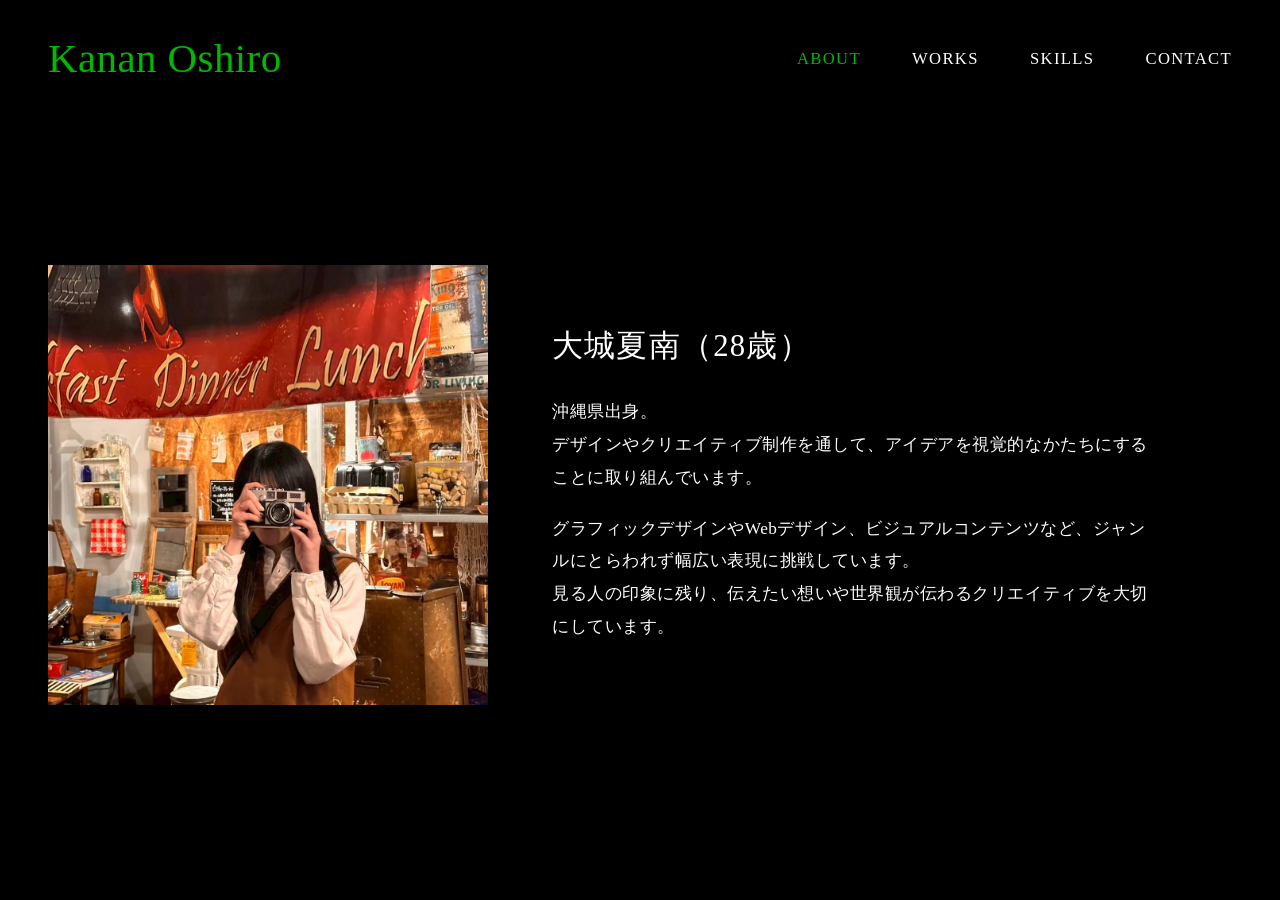
<file: about.html>
<!DOCTYPE html>
<html lang="ja">
<head>
  <meta charset="UTF-8" />
  <meta name="viewport" content="width=device-width, initial-scale=1.0" />
  <title>ABOUT | Kanan Oshiro</title>
  <link rel="stylesheet" href="style.css" />
</head>
<body>
  <header class="header">
    <a href="index.html" class="logo">Kanan Oshiro</a>
    <nav class="nav" aria-label="メインナビゲーション">
      <a href="about.html" class="active">ABOUT</a>
      <a href="works.html">WORKS</a>
      <a href="skills.html">SKILLS</a>
      <a href="contact.html">CONTACT</a>
    </nav>
  </header>

  <main class="about-main" id="about">
    <div class="about-container">
      <!-- プロフィール画像枠 -->
      <div class="about-media-box" id="aboutMediaBox">
        <img
          src="2_about\ok.jpg"
          alt="大城夏南 プロフィール画像"
          class="about-profile-img"
          onload="document.getElementById('aboutMediaBox').classList.add('has-image')"
          onerror="document.getElementById('aboutMediaBox').classList.remove('has-image')"
        />
        <div class="about-fallback">プロフィール画像</div>
      </div>

      <!-- 氏名・自己紹介文 -->
      <section class="about-content" aria-label="プロフィール紹介">
        <h1 class="about-name">大城夏南（28歳）</h1>
        <div class="about-bio">
          <p>
            沖縄県出身。<br>デザインやクリエイティブ制作を通して、アイデアを視覚的なかたちにすることに取り組んでいます。
          </p>
          <p>
            グラフィックデザインやWebデザイン、ビジュアルコンテンツなど、ジャンルにとらわれず幅広い表現に挑戦しています。<br>見る人の印象に残り、伝えたい想いや世界観が伝わるクリエイティブを大切にしています。
          </p>
        </div>
      </section>
    </div>
  </main>
</body>
</html>
</file>
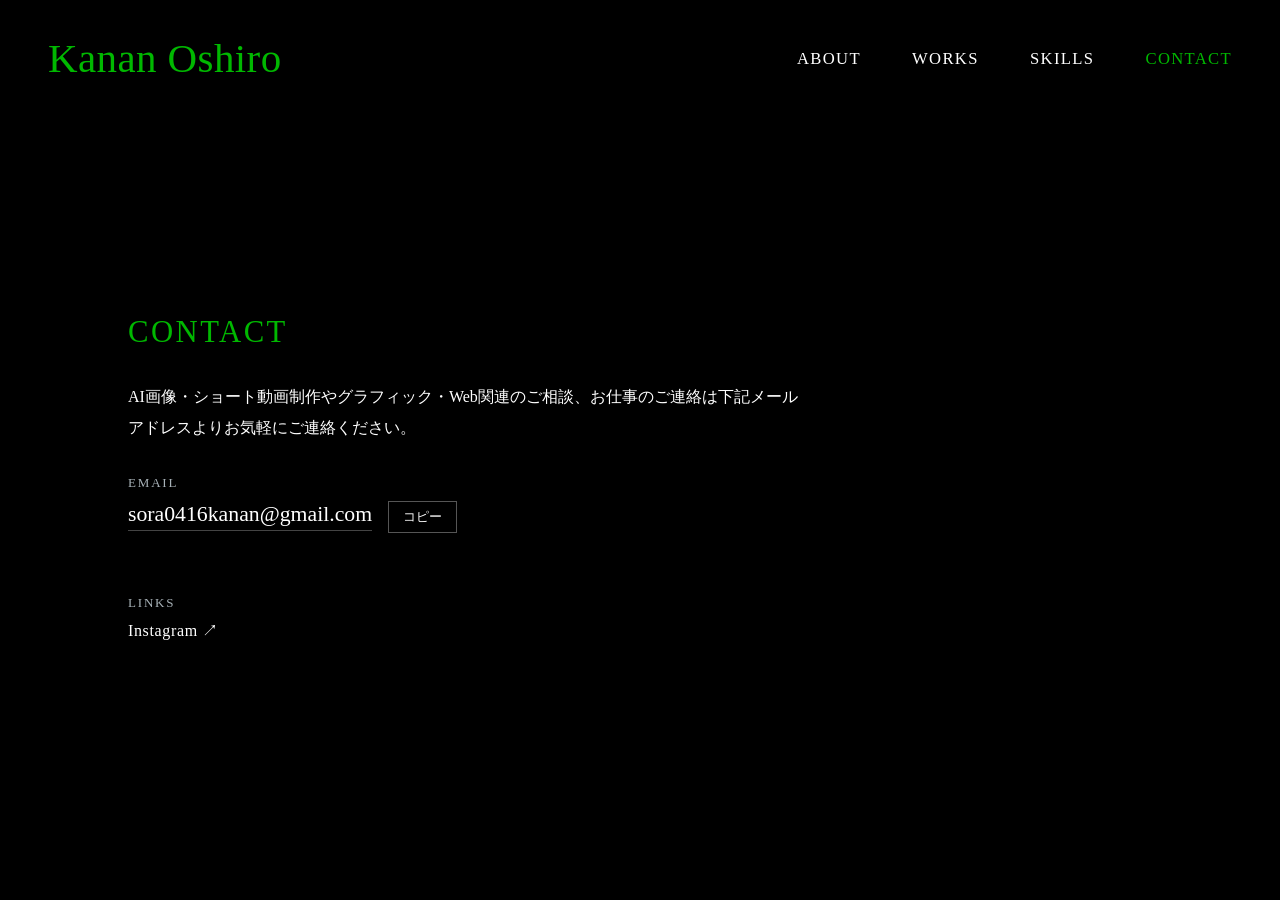
<file: contact.html>
<!DOCTYPE html>
<html lang="ja">
<head>
  <meta charset="UTF-8" />
  <meta name="viewport" content="width=device-width, initial-scale=1.0" />
  <title>CONTACT | Kanan Oshiro</title>
  <link rel="stylesheet" href="style.css" />
</head>
<body>
  <header class="header">
    <a href="index.html" class="logo">Kanan Oshiro</a>
    <nav class="nav" aria-label="メインナビゲーション">
      <a href="about.html">ABOUT</a>
      <a href="works.html">WORKS</a>
      <a href="skills.html">SKILLS</a>
      <a href="contact.html" class="active">CONTACT</a>
    </nav>
  </header>

  <main class="contact-main" id="contact">
    <section class="contact-simple" aria-label="連絡先情報">
      <h1 class="contact-heading">CONTACT</h1>
      <p class="contact-lead">
        AI画像・ショート動画制作やグラフィック・Web関連のご相談、お仕事のご連絡は下記メールアドレスよりお気軽にご連絡ください。
      </p>

      <div class="contact-block">
        <span class="contact-label">EMAIL</span>
        <div class="contact-mail-row">
          <a href="sora0416kanan@gmail.com" class="contact-mail-link" id="mailAddress">
            sora0416kanan@gmail.com
          </a>
          <button type="button" class="copy-mail-btn" id="copyMailBtn">
            コピー
          </button>
        </div>
        <p class="copy-feedback" id="copyFeedback" aria-live="polite"></p>
      </div>

      <div class="contact-block">
        <span class="contact-label">LINKS</span>
        <ul class="contact-links">
          <li><a href="https://www.instagram.com/kanan0416?gwpx=aGJ2eW82bDU0anNp" target="_blank" rel="noopener noreferrer">Instagram ↗</a></li>
        </ul>
      </div>
    </section>
  </main>

  <script>
    const copyMailBtn = document.getElementById("copyMailBtn");
    const mailAddressEl = document.getElementById("mailAddress");
    const copyFeedback = document.getElementById("copyFeedback");

    copyMailBtn.addEventListener("click", async () => {
      const address = mailAddressEl.textContent.trim();
      try {
        await navigator.clipboard.writeText(address);
        copyFeedback.textContent = "メールアドレスをコピーしました。";
      } catch (err) {
        copyFeedback.textContent = "コピーできませんでした。直接選択してコピーしてください。";
      }
      setTimeout(() => {
        copyFeedback.textContent = "";
      }, 2500);
    });
  </script>
</body>
</html>
</file>
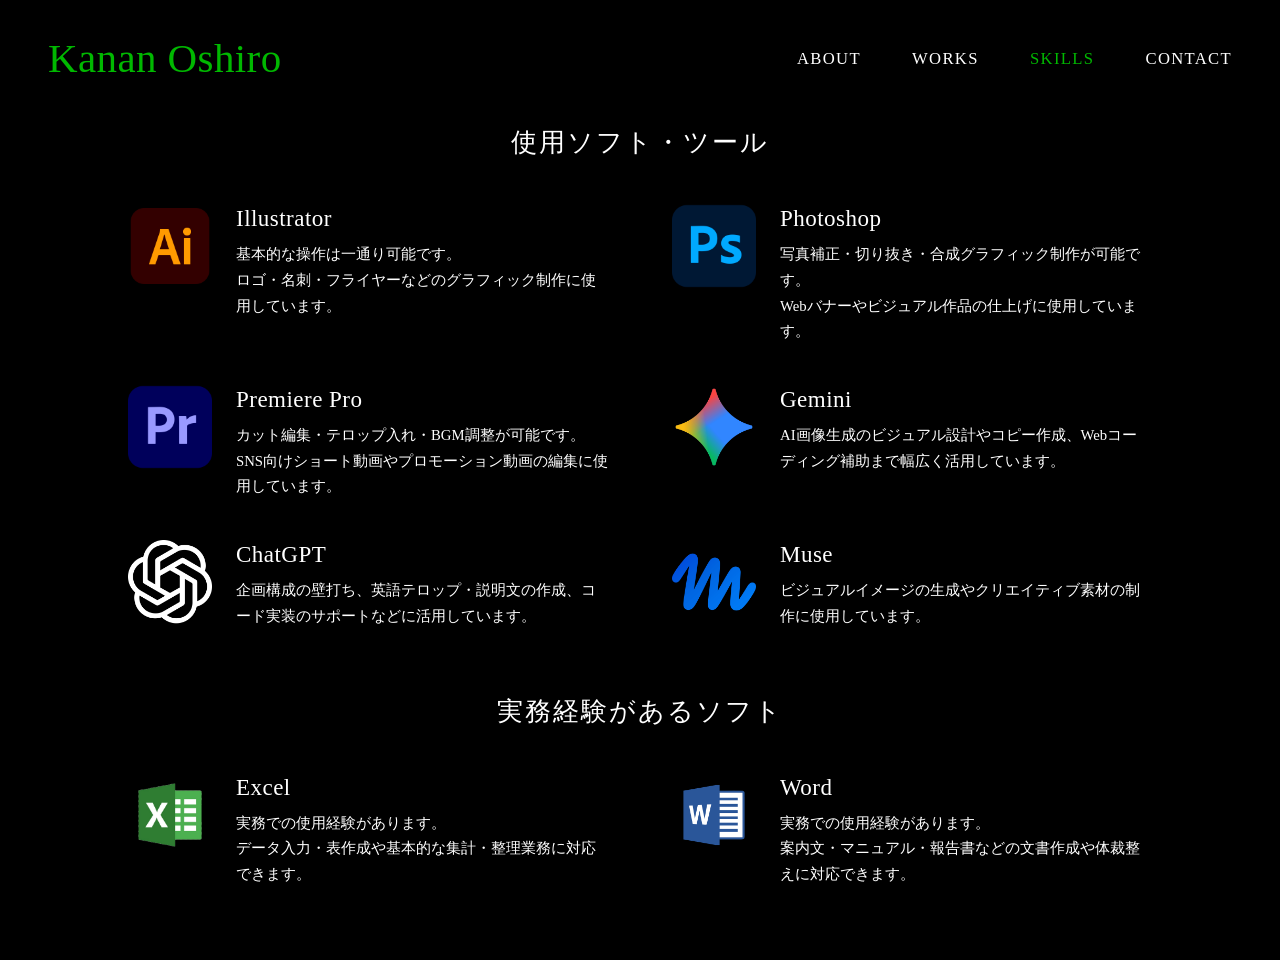
<file: skills.html>
<!DOCTYPE html>
<html lang="ja">
<head>
  <meta charset="UTF-8" />
  <meta name="viewport" content="width=device-width, initial-scale=1.0" />
  <title>SKILLS | Kanan Oshiro</title>
  <link rel="stylesheet" href="style.css" />
</head>
<body>
  <header class="header">
    <a href="index.html" class="logo">Kanan Oshiro</a>
    <nav class="nav" aria-label="メインナビゲーション">
      <a href="about.html">ABOUT</a>
      <a href="works.html">WORKS</a>
      <a href="skills.html" class="active">SKILLS</a>
      <a href="contact.html">CONTACT</a>
    </nav>
  </header>

  <main class="skills-main" id="skills">
    <!-- 使用ソフト・ツール -->
    <section class="skills-section" aria-labelledby="skills-heading-used">
      <h1 class="skills-heading" id="skills-heading-used">使用ソフト・ツール</h1>

      <div class="skills-grid">
        <!-- Illustrator -->
        <article class="skill-item">
          <div class="skill-icon-box">
            <img src="4_skills\illustrator.png" alt="Illustrator" />
          </div>
          <div class="skill-info">
            <h2 class="skill-name">Illustrator</h2>
            <p class="skill-desc">
              基本的な操作は一通り可能です。<br />
              ロゴ・名刺・フライヤーなどのグラフィック制作に使用しています。
            </p>
          </div>
        </article>

        <!-- Photoshop -->
        <article class="skill-item">
          <div class="skill-icon-box">
            <img src="4_skills\photoshop.png" alt="Photoshop" />
          </div>
          <div class="skill-info">
            <h2 class="skill-name">Photoshop</h2>
            <p class="skill-desc">
              写真補正・切り抜き・合成グラフィック制作が可能です。<br />
              Webバナーやビジュアル作品の仕上げに使用しています。
            </p>
          </div>
        </article>

        <!-- Premiere Pro -->
        <article class="skill-item">
          <div class="skill-icon-box">
            <img src="4_skills\premiere-pro.png" alt="Premiere Pro" />
          </div>
          <div class="skill-info">
            <h2 class="skill-name">Premiere Pro</h2>
            <p class="skill-desc">
              カット編集・テロップ入れ・BGM調整が可能です。<br />
              SNS向けショート動画やプロモーション動画の編集に使用しています。
            </p>
          </div>
        </article>

        <!-- Gemini -->
        <article class="skill-item">
          <div class="skill-icon-box">
            <img src="4_skills/gemini.png" alt="Gemini" />
          </div>
          <div class="skill-info">
            <h2 class="skill-name">Gemini</h2>
            <p class="skill-desc">
              AI画像生成のビジュアル設計やコピー作成、Webコーディング補助まで幅広く活用しています。
            </p>
          </div>
        </article>

        <!-- ChatGPT / OpenAI -->
        <article class="skill-item">
          <div class="skill-icon-box">
            <img src="4_skills/openai.png" alt="ChatGPT (OpenAI)" />
          </div>
          <div class="skill-info">
            <h2 class="skill-name">ChatGPT</h2>
            <p class="skill-desc">
              企画構成の壁打ち、英語テロップ・説明文の作成、コード実装のサポートなどに活用しています。
            </p>
          </div>
        </article>

        <!-- Muse -->
        <article class="skill-item">
          <div class="skill-icon-box">
            <img src="4_skills/muse.png" alt="Muse" />
          </div>
          <div class="skill-info">
            <h2 class="skill-name">Muse</h2>
            <p class="skill-desc">
              ビジュアルイメージの生成やクリエイティブ素材の制作に使用しています。
            </p>
          </div>
        </article>
      </div>
    </section>

    <!-- 実務経験があるソフト -->
    <section class="skills-section" aria-labelledby="skills-heading-work">
      <h2 class="skills-heading" id="skills-heading-work">実務経験があるソフト</h2>

      <div class="skills-grid">
        <!-- Excel -->
        <article class="skill-item">
          <div class="skill-icon-box">
            <img src="4_skills\excel.png" />
          </div>
          <div class="skill-info">
            <h3 class="skill-name">Excel</h3>
            <p class="skill-desc">
              実務での使用経験があります。<br />
              データ入力・表作成や基本的な集計・整理業務に対応できます。
            </p>
          </div>
        </article>

        <!-- Word -->
        <article class="skill-item">
          <div class="skill-icon-box">
            <img src="4_skills/word.png" alt="Word" />
          </div>
          <div class="skill-info">
            <h3 class="skill-name">Word</h3>
            <p class="skill-desc">
              実務での使用経験があります。<br />
              案内文・マニュアル・報告書などの文書作成や体裁整えに対応できます。
            </p>
          </div>
        </article>
      </div>
    </section>
  </main>
</body>
</html>
</file>
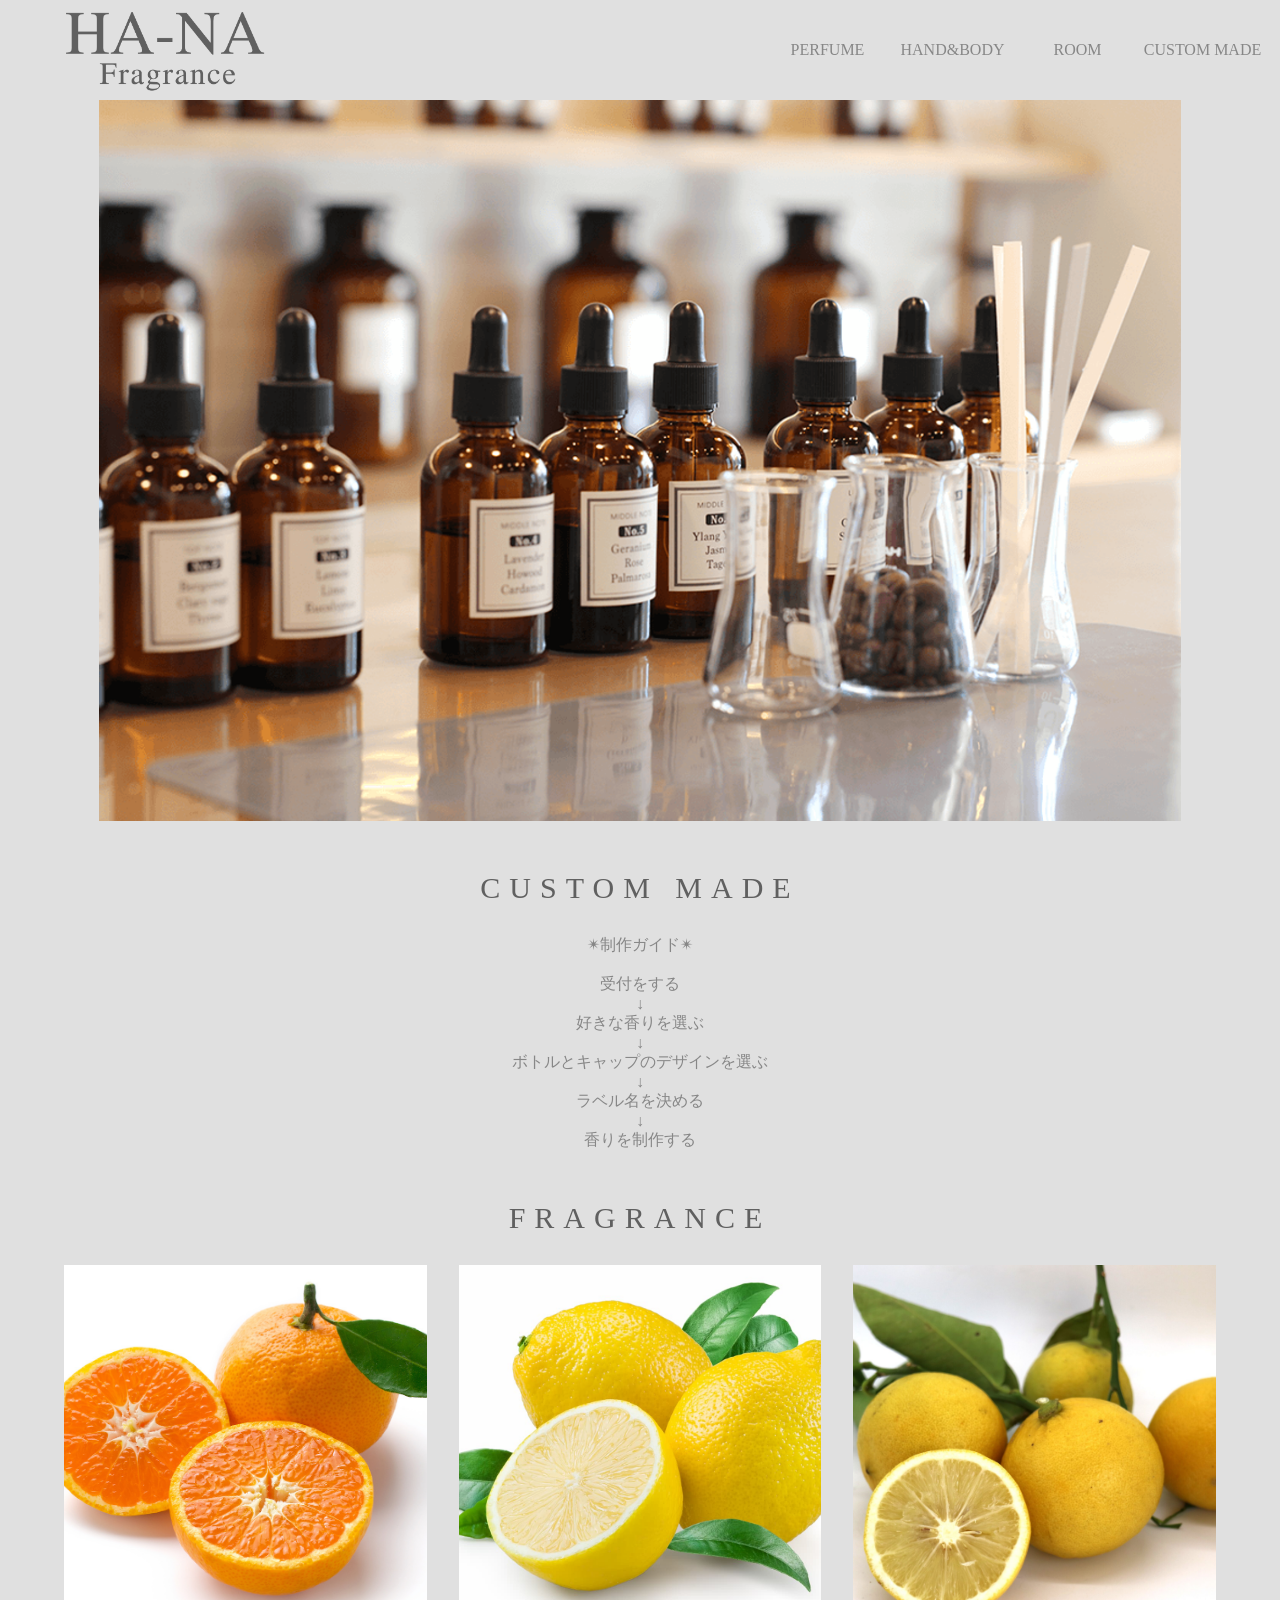
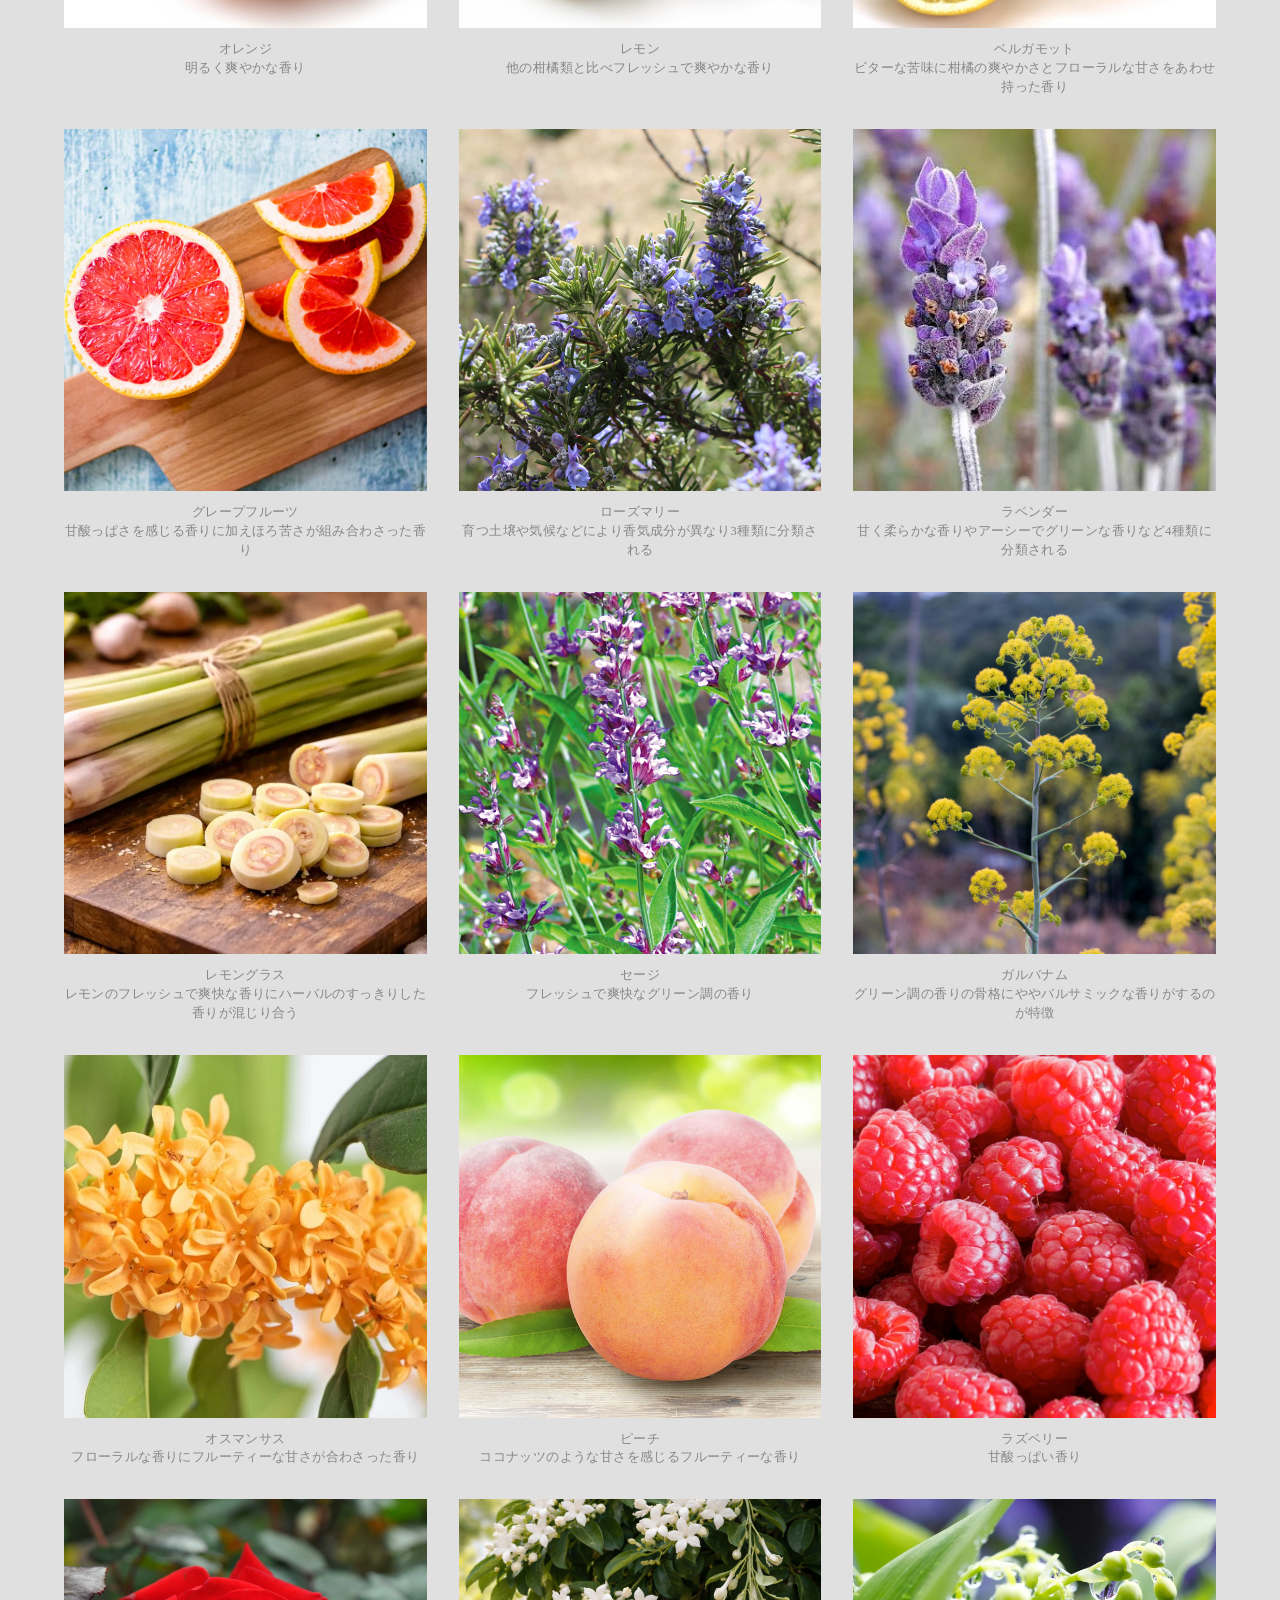
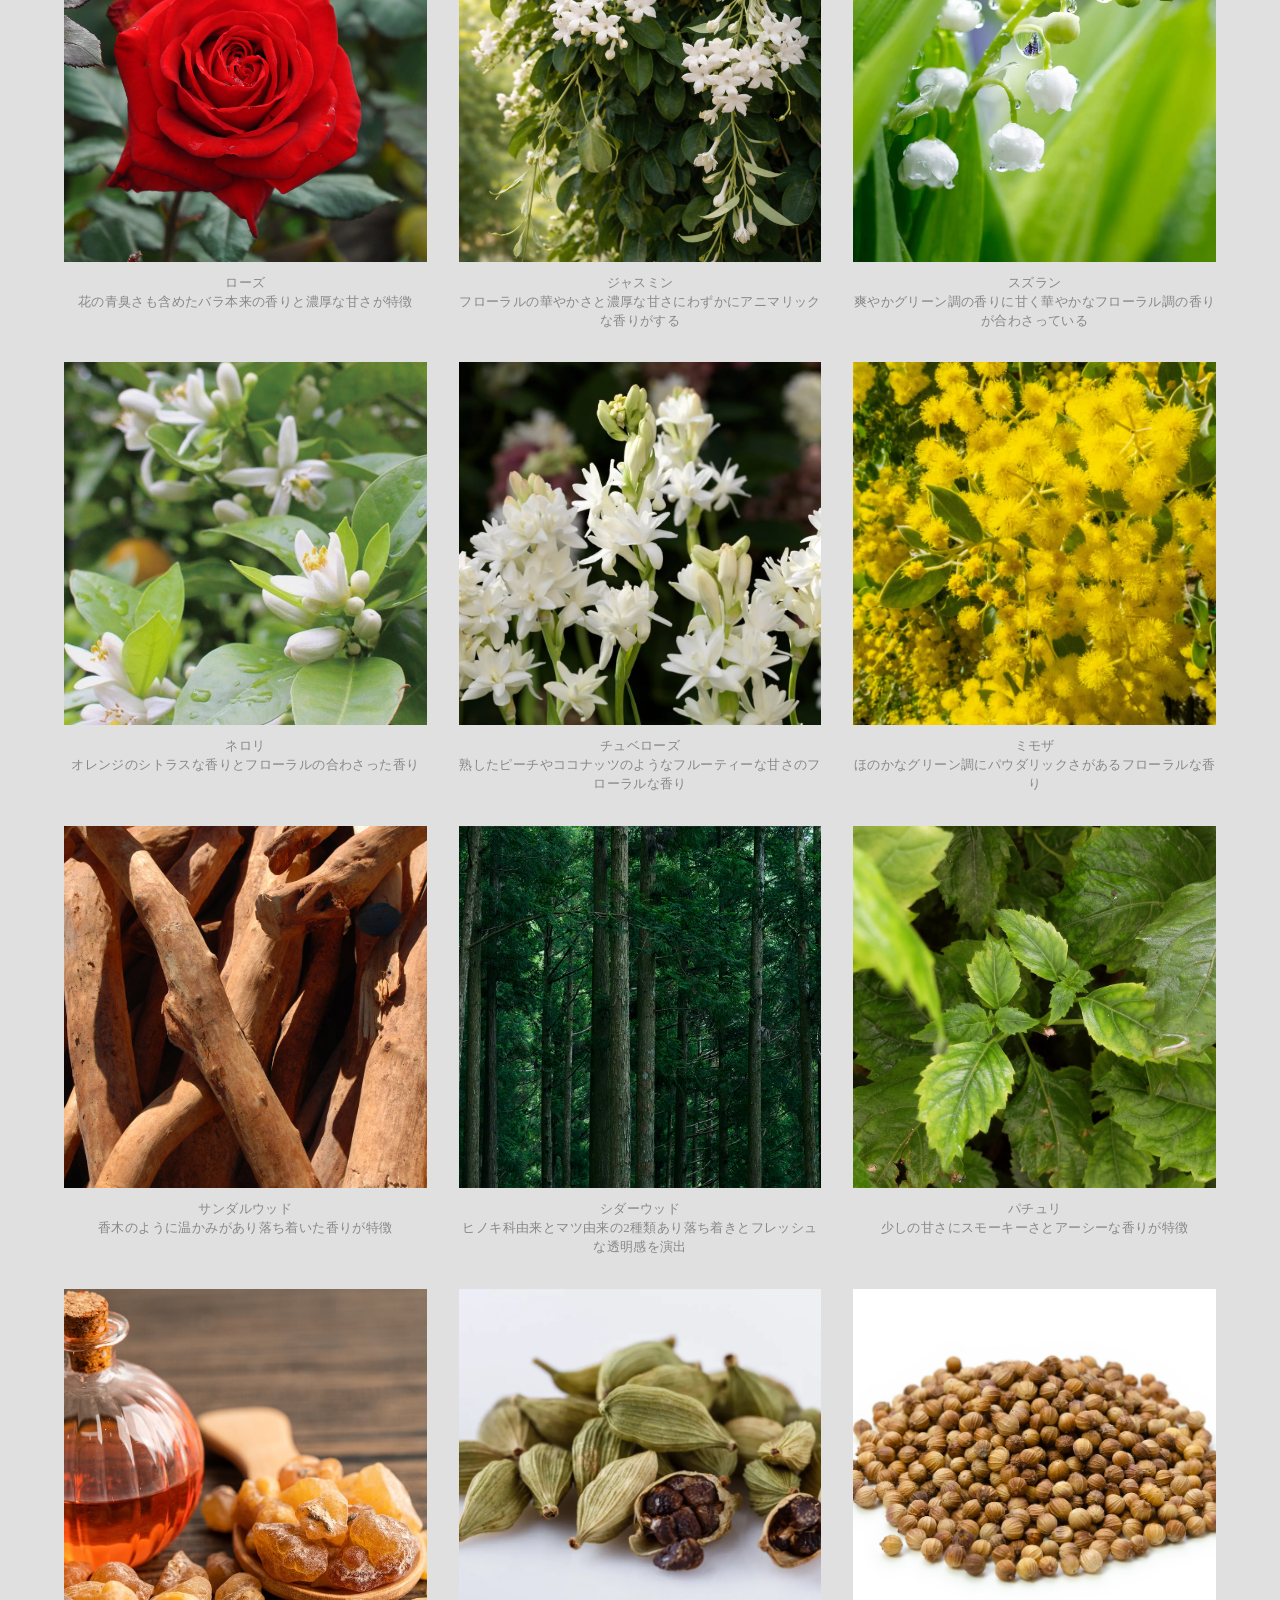
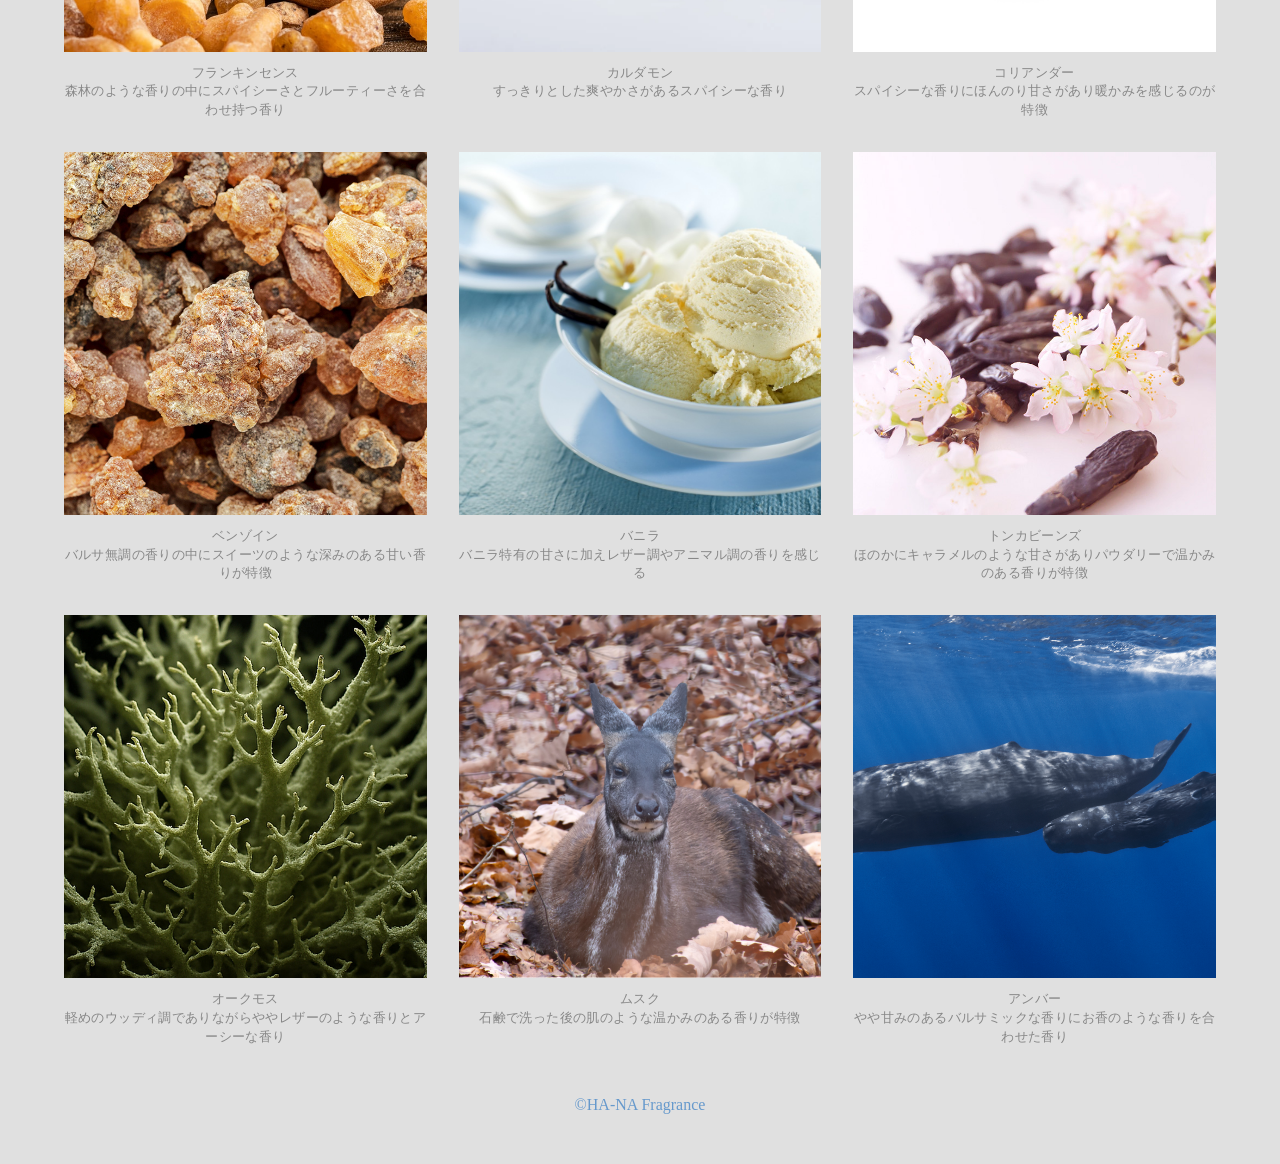
<file: 3_works/4_webdesign/ec-site-KananOshiro/CUSTOM MADE.html>
<!DOCTYPE html>
<html lang="ja">
  <head>
    <meta charset="UTF-8" />
    <meta name="viewport" content="width=device-width, initial-scale=1.0" />
    <meta name="description" content="世界の香りと出会えるショップです。" />
    <title>HA-NA|CUSTOM MADE</title>
    <link rel="stylesheet" href="./style.css" />
    <link rel="stylesheet" href="./slick/slick-theme.css" />
    <link rel="stylesheet" href="./slick/slick.css" />
  </head>

  <body>
    <!-- header -->
    <header>
      <h1>
        <a href="HOME.html"
          ><img
            src="../ec-site-KananOshiro/image/HOME/logo1.png"
            alt="HA-NA Fragrance"
        /></a>
      </h1>
      <nav>
        <ul>
          <li><a href="PERFUME.html">PERFUME</a></li>
          <li><a href="HAND&BODY.html">HAND&BODY</a></li>
          <li><a href="ROOM.html">ROOM</a></li>
          <li><a href="CUSTOM MADE.html">CUSTOM MADE</a></li>
        </ul>
      </nav>
    </header>
    <!-- headerここまで -->

    <img src="image/CUSTOM MADE/c1.png" alt="custom made" class="Cmain" />

    <!-- mainここから -->
    <main>
      <div class="mainWrap">
        <h2 class="conceptText">CUSTOM MADE</h2>
        <p class="guide">
          &#x2734;制作ガイド&#x2734;<br /><br />
          受付をする<br />
          ↓<br />
          好きな香りを選ぶ<br />
          ↓<br />
          ボトルとキャップのデザインを選ぶ<br />
          ↓<br />
          ラベル名を決める<br />
          ↓<br />
          香りを制作する
        </p>
        <!-- FRAGRANCE -->
        <section id="fragrance">
          <div x>
            <h2 class="conceptText">FRAGRANCE</h2>
          </div>
          <div class="conceptImage">
            <a href="">
              <div class="Fimg">
                <img src="image/CUSTOM MADE/f1.jpeg" alt="Orange" />
              </div>
              <p class="BN">
                オレンジ<br />
                明るく爽やかな香り
              </p>
            </a>

            <a href="">
              <div class="Fimg">
                <img src="image/CUSTOM MADE/f2.jpg" alt="Lemon" />
              </div>
              <p class="BN">
                レモン<br />
                他の柑橘類と比べフレッシュで爽やかな香り
              </p>
            </a>

            <a href="">
              <div class="Fimg">
                <img
                  src="image/CUSTOM MADE/f3.jpg"
                  alt="P.Seven Hojicha × Oolong"
                />
              </div>
              <p class="BN">
                ベルガモット<br />
                ビターな苦味に柑橘の爽やかさとフローラルな甘さをあわせ持った香り
              </p>
            </a>

            <a href="">
              <div class="Fimg">
                <img
                  src="image/CUSTOM MADE/f4.avif"
                  alt="Zhufu AGED PU-ER TEA"
                />
              </div>
              <p class="BN">
                グレープフルーツ<br />
                甘酸っぱさを感じる香りに加えほろ苦さが組み合わさった香り
              </p>
            </a>

            <a href="">
              <div class="Fimg">
                <img
                  src="image/CUSTOM MADE/f5.jpg"
                  alt="YOUSSOFUL Berry Sexy"
                />
              </div>
              <p class="BN">
                ローズマリー<br />
                育つ土壌や気候などにより香気成分が異なり3種類に分類される
              </p>
            </a>

            <a href="">
              <div class="Fimg">
                <img
                  src="image/CUSTOM MADE/f6.jpeg"
                  alt="KLOWER PANDOR PANDORA'S SECRET 1912"
                />
              </div>
              <p class="BN">
                ラベンダー<br />
                甘く柔らかな香りやアーシーでグリーンな香りなど4種類に分類される
              </p>
            </a>

            <a href="">
              <div class="Fimg">
                <img
                  src="image/CUSTOM MADE/f7.webp"
                  alt="MAISON DE L'ASIE JARDIN DE L'INDE"
                />
              </div>
              <p class="BN">
                レモングラス<br />
                レモンのフレッシュで爽快な香りにハーバルのすっきりした香りが混じり合う
              </p>
            </a>

            <a href="">
              <div class="Fimg">
                <img
                  src="image/CUSTOM MADE/f8.jpg"
                  alt="CHUJIAN Phoenix Mees Mountain N°P27"
                />
              </div>
              <p class="BN">
                セージ<br />
                フレッシュで爽快なグリーン調の香り
              </p>
            </a>

            <a href="">
              <div class="Fimg">
                <img
                  src="image/CUSTOM MADE/f9.jpg"
                  alt="THE BINTANG PERFUME ALVAN MELONIER"
                />
              </div>
              <p class="BN">
                ガルバナム<br />
                グリーン調の香りの骨格にややバルサミックな香りがするのが特徴
              </p>
            </a>

            <a href="">
              <div class="Fimg">
                <img
                  src="image/CUSTOM MADE/f10.webp"
                  alt="TO SUMMER Seasonal Osmanthus"
                />
              </div>
              <p class="BN">
                オスマンサス<br />
                フローラルな香りにフルーティーな甘さが合わさった香り
              </p>
            </a>

            <a href="">
              <div class="Fimg">
                <img
                  src="image/CUSTOM MADE/f11.jpg"
                  alt="PAfter blow PISTACHIO CREAM"
                />
              </div>
              <p class="BN">
                ピーチ<br />
                ココナッツのような甘さを感じるフルーティーな香り
              </p>
            </a>

            <a href="">
              <div class="Fimg">
                <img
                  src="image/CUSTOM MADE/f12.jpeg"
                  alt="BUTTERFLY Thai Perfume SWEET TEA"
                />
              </div>
              <p class="BN">
                ラズベリー<br />
                甘酸っぱい香り
              </p>
            </a>

            <a href="">
              <div class="Fimg">
                <img src="image/CUSTOM MADE/f13.jpg" alt="lUAFEE Musty Wood" />
              </div>
              <p class="BN">
                ローズ<br />
                花の青臭さも含めたバラ本来の香りと濃厚な甘さが特徴
              </p>
            </a>

            <a href="">
              <div class="Fimg">
                <img src="image/CUSTOM MADE/f14.png" alt="SW19 TWILIGHT" />
              </div>
              <p class="BN">
                ジャスミン<br />
                フローラルの華やかさと濃厚な甘さにわずかにアニマリックな香りがする
              </p>
            </a>

            <a href="">
              <div class="Fimg">
                <img src="image/CUSTOM MADE/f15.webp" alt="hetras Flirting" />
              </div>
              <p class="BN">
                スズラン<br />
                爽やかグリーン調の香りに甘く華やかなフローラル調の香りが合わさっている
              </p>
            </a>

            <a href="">
              <div class="Fimg">
                <img
                  src="image/CUSTOM MADE/f16.jpg"
                  alt="KARMAKAMET Heritage Bazaar"
                />
              </div>
              <p class="BN">
                ネロリ<br />
                オレンジのシトラスな香りとフローラルの合わさった香り
              </p>
            </a>

            <a href="">
              <div class="Fimg">
                <img
                  src="image/CUSTOM MADE/f17.webp"
                  alt="TAMBURINS WHITE DARJEElING"
                />
              </div>
              <p class="BN">
                チュベローズ<br />
                熟したピーチやココナッツのようなフルーティーな甘さのフローラルな香り
              </p>
            </a>

            <a href="">
              <div class="Fimg">
                <img
                  src="image/CUSTOM MADE/f18.jpg"
                  alt="CHUJIAN Phoenix Mees Mountain N°P27"
                />
              </div>
              <p class="BN">
                ミモザ<br />
                ほのかなグリーン調にパウダリックさがあるフローラルな香り
              </p>
            </a>

            <a href="">
              <div class="Fimg">
                <img
                  src="image/CUSTOM MADE/f19.jpeg"
                  alt="THE BINTANG PERFUME ALVAN MELONIER"
                />
              </div>
              <p class="BN">
                サンダルウッド<br />
                香木のように温かみがあり落ち着いた香りが特徴
              </p>
            </a>

            <a href="">
              <div class="Fimg">
                <img
                  src="image/CUSTOM MADE/f20.jpg"
                  alt="TO SUMMER Seasonal Osmanthus"
                />
              </div>
              <p class="BN">
                シダーウッド<br />
                ヒノキ科由来とマツ由来の2種類あり落ち着きとフレッシュな透明感を演出
              </p>
            </a>

            <a href="">
              <div class="Fimg">
                <img
                  src="image/CUSTOM MADE/f21.jpg"
                  alt="PAfter blow PISTACHIO CREAM"
                />
              </div>
              <p class="BN">
                パチュリ<br />
                少しの甘さにスモーキーさとアーシーな香りが特徴
              </p>
            </a>

            <a href="">
              <div class="Fimg">
                <img
                  src="image/CUSTOM MADE/f22.jpg"
                  alt="BUTTERFLY Thai Perfume SWEET TEA"
                />
              </div>
              <p class="BN">
                フランキンセンス<br />
                森林のような香りの中にスパイシーさとフルーティーさを合わせ持つ香り
              </p>
            </a>

            <a href="">
              <div class="Fimg">
                <img src="image/CUSTOM MADE/f23.webp" alt="lUAFEE Musty Wood" />
              </div>
              <p class="BN">
                カルダモン<br />
                すっきりとした爽やかさがあるスパイシーな香り
              </p>
            </a>

            <a href="">
              <div class="Fimg">
                <img src="image/CUSTOM MADE/f24.jpeg" alt="SW19 TWILIGHT" />
              </div>
              <p class="BN">
                コリアンダー<br />
                スパイシーな香りにほんのり甘さがあり暖かみを感じるのが特徴
              </p>
            </a>

            <a href="">
              <div class="Fimg">
                <img src="image/CUSTOM MADE/f25.jpg" alt="hetras Flirting" />
              </div>
              <p class="BN">
                ベンゾイン<br />
                バルサ無調の香りの中にスイーツのような深みのある甘い香りが特徴
              </p>
            </a>

            <a href="">
              <div class="Fimg">
                <img
                  src="image/CUSTOM MADE/f26.jpg"
                  alt="KARMAKAMET Heritage Bazaar"
                />
              </div>
              <p class="BN">
                バニラ<br />
                バニラ特有の甘さに加えレザー調やアニマル調の香りを感じる
              </p>
            </a>

            <a href="">
              <div class="Fimg">
                <img
                  src="image/CUSTOM MADE/f27.jpg"
                  alt="TAMBURINS WHITE DARJEElING"
                />
              </div>
              <p class="BN">
                トンカビーンズ<br />
                ほのかにキャラメルのような甘さがありパウダリーで温かみのある香りが特徴
              </p>
            </a>

            <a href="">
              <div class="Fimg">
                <img
                  src="image/CUSTOM MADE/f28.jpeg"
                  alt="CHUJIAN Phoenix Mees Mountain N°P27"
                />
              </div>
              <p class="BN">
                オークモス<br />
                軽めのウッディ調でありながらややレザーのような香りとアーシーな香り
              </p>
            </a>

            <a href="">
              <div class="Fimg">
                <img
                  src="image/CUSTOM MADE/f29.png"
                  alt="THE BINTANG PERFUME ALVAN MELONIER"
                />
              </div>
              <p class="BN">
                ムスク<br />
                石鹸で洗った後の肌のような温かみのある香りが特徴
              </p>
            </a>

            <a href="">
              <div class="Fimg">
                <img
                  src="image/CUSTOM MADE/f30.jpg"
                  alt="TO SUMMER Seasonal Osmanthus"
                />
              </div>
              <p class="BN">
                アンバー<br />
                やや甘みのあるバルサミックな香りにお香のような香りを合わせた香り
              </p>
            </a>
          </div>
        </section>
      </div>
    </main>
    <!-- footer -->
    <footer>
      <p>&copy;HA-NA Fragrance</p>
    </footer>
    <!-- footerここまで -->
  </body>
</html>
</file>
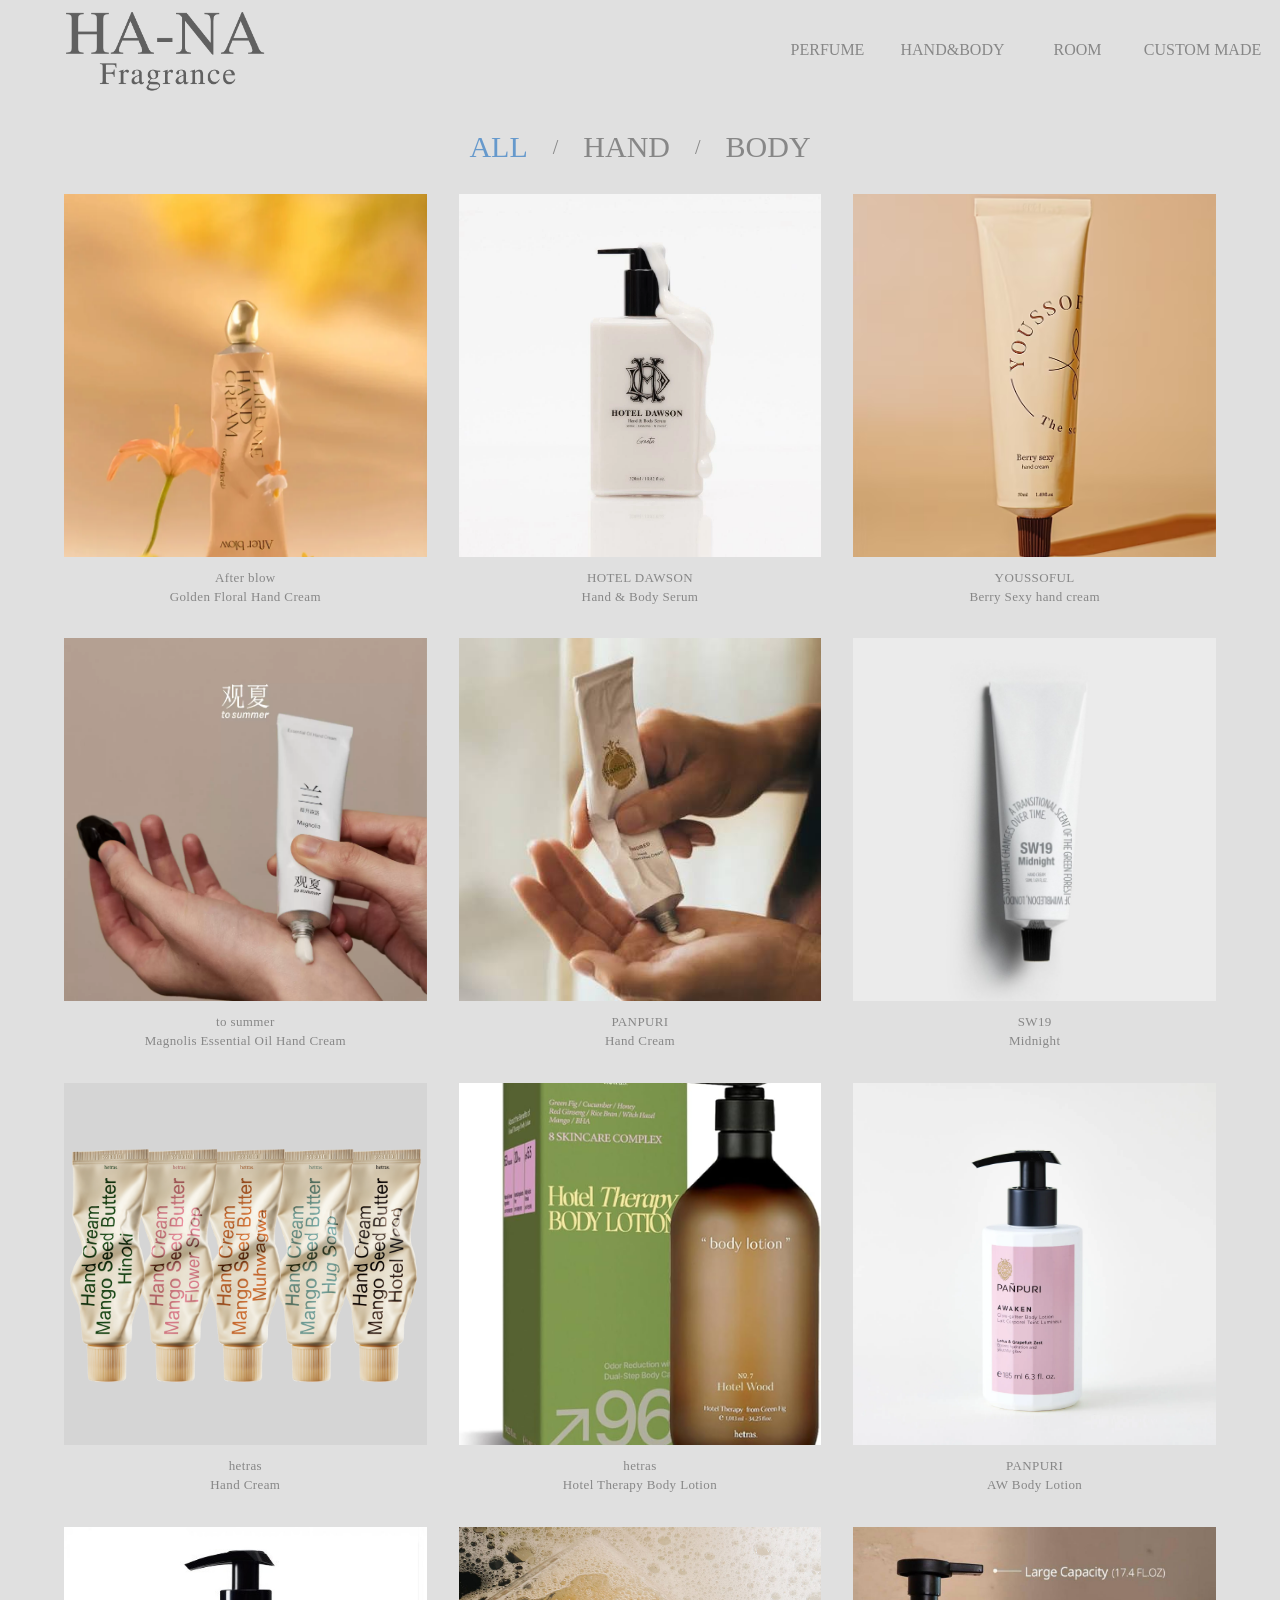
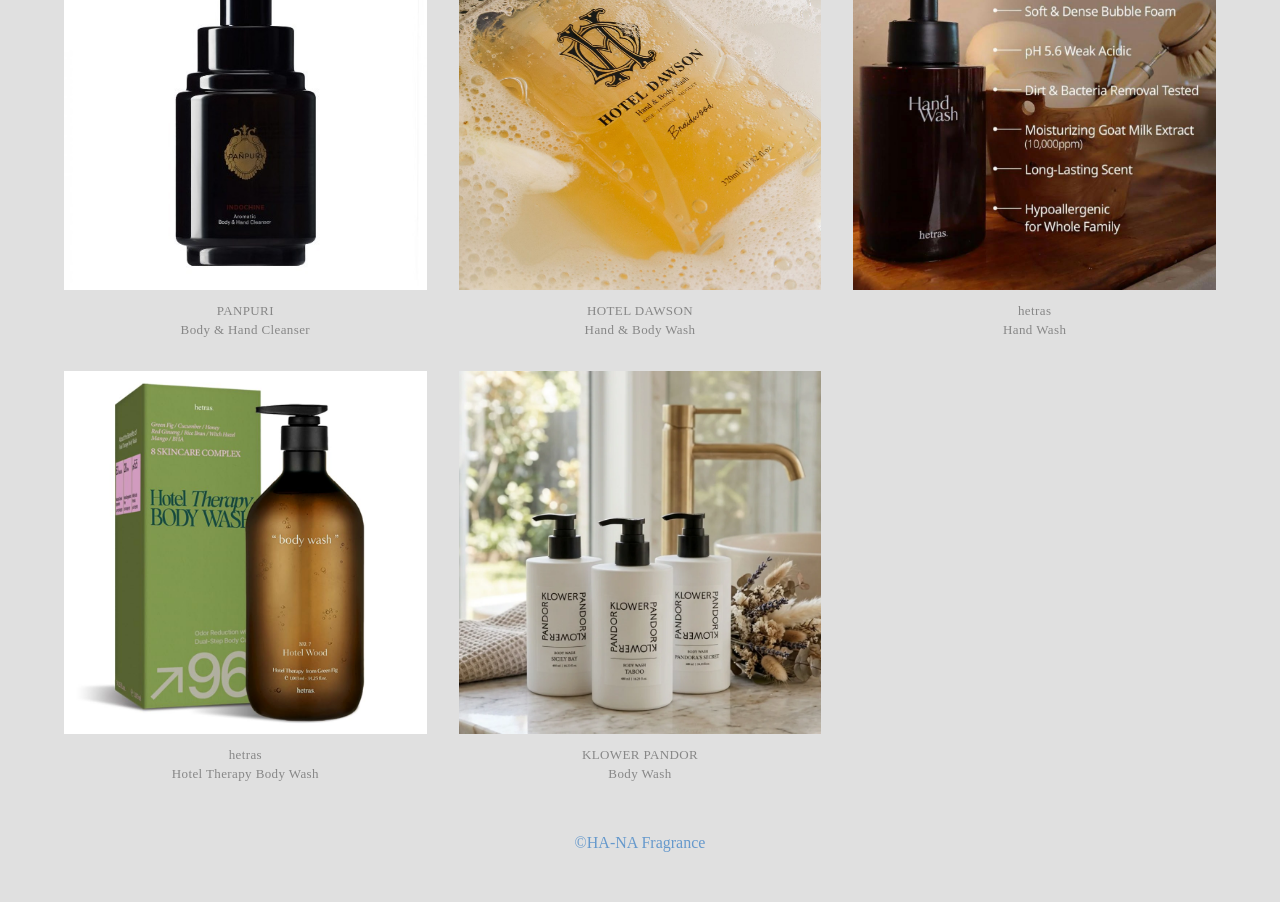
<file: 3_works/4_webdesign/ec-site-KananOshiro/HAND&BODY.html>
<!DOCTYPE html>
<html lang="ja">
  <head>
    <meta charset="UTF-8" />
    <meta name="viewport" content="width=device-width, initial-scale=1.0" />
    <meta name="description" content="世界の香りと出会えるショップです。" />
    <title>HA-NA|HAND&BODY</title>
    <link rel="stylesheet" href="./style.css" />
    <link rel="stylesheet" href="./slick/slick-theme.css" />
    <link rel="stylesheet" href="./slick/slick.css" />
  </head>

  <body>
    <!-- header -->
    <header>
      <h1>
        <a href="HOME.html"
          ><img
            src="../ec-site-KananOshiro/image/HOME/logo1.png"
            alt="HA-NA Fragrance"
        /></a>
      </h1>
      <nav>
        <ul>
          <li><a href="PERFUME.html">PERFUME</a></li>
          <li><a href="HAND&BODY.html">HAND&BODY</a></li>
          <li><a href="ROOM.html">ROOM</a></li>
          <li><a href="CUSTOM MADE.html">CUSTOM MADE</a></li>
        </ul>
      </nav>
    </header>
    <!-- headerここまで -->

    <!-- mainここから -->
    <main>
      <div class="filter-bar" role="group" aria-label="Category Filter">
        <button type="button" class="filter-btn active" data-filter="all">
          ALL
        </button>
        <span class="filter-divider">/</span>
        <button type="button" class="filter-btn" data-filter="hand">
          HAND
        </button>
        <span class="filter-divider">/</span>
        <button type="button" class="filter-btn" data-filter="body">
          BODY
        </button>
      </div>

      <div class="mainWrap">
        <!-- HAND&BODY -->
        <section id="hand&body">
          <div class="conceptImage" id="productGrid">
            <a href="" class="card" data-category="hand">
              <div class="Fimg">
                <img
                  src="../ec-site-KananOshiro/image/HAND/HAND CREAM/HC1.webp"
                  alt="After blow Golden Floral Hand Cream"
                />
              </div>
              <p class="BN">
                After blow<br />
                Golden Floral Hand Cream
              </p>
            </a>

            <a href="" class="card" data-category="hand body">
              <div class="Fimg">
                <img
                  src="../ec-site-KananOshiro/image/HAND/HAND CREAM/HC2.webp"
                  alt="HOTEL DAWSON Hand & Body Serum"
                />
              </div>
              <p class="BN">
                HOTEL DAWSON<br />
                Hand & Body Serum
              </p>
            </a>

            <a href="" class="card" data-category="hand">
              <div class="Fimg">
                <img
                  src="../ec-site-KananOshiro/image/HAND/HAND CREAM/HC3.avif"
                  alt="YOUSSOFUL Berry Sexy hand cream"
                />
              </div>
              <p class="BN">
                YOUSSOFUL<br />
                Berry Sexy hand cream
              </p>
            </a>

            <a href="" class="card" data-category="hand">
              <div class="Fimg">
                <img
                  src="../ec-site-KananOshiro/image/HAND/HAND CREAM/HC4.webp"
                  alt="to summer Magnolis Essential Oil Hand Cream"
                />
              </div>
              <p class="BN">
                to summer<br />
                Magnolis Essential Oil Hand Cream
              </p>
            </a>

            <a href="" class="card" data-category="hand">
              <div class="Fimg">
                <img
                  src="../ec-site-KananOshiro/image/HAND/HAND CREAM/HC5.jpeg"
                  alt="PANPURI Hand Cream"
                />
              </div>
              <p class="BN">
                PANPURI<br />
                Hand Cream
              </p>
            </a>

            <a href="" class="card" data-category="hand">
              <div class="Fimg">
                <img
                  src="../ec-site-KananOshiro/image/HAND/HAND CREAM/HC6.jpg"
                  alt="SW19 Midnight"
                />
              </div>
              <p class="BN">
                SW19<br />
                Midnight
              </p>
            </a>

            <a href="" class="card" data-category="hand">
              <div class="Fimg">
                <img
                  src="../ec-site-KananOshiro/image/HAND/HAND CREAM/HC7.png"
                  alt="hetras Hand Cream"
                />
              </div>
              <p class="BN">
                hetras<br />
                Hand Cream
              </p>
            </a>

            <a href="" class="card" data-category="body">
              <div class="Fimg">
                <img
                  src="../ec-site-KananOshiro/image/BODY/BODY LOTION/BL2.jpg"
                  alt="hetras Hotel Therapy Body Lotion"
                />
              </div>
              <p class="BN">
                hetras<br />
                Hotel Therapy Body Lotion
              </p>
            </a>

            <a href="" class="card" data-category="body">
              <div class="Fimg">
                <img
                  src="../ec-site-KananOshiro/image/BODY/BODY LOTION/BL3.webp"
                  alt="PANPURI AW Body Lotion"
                />
              </div>
              <p class="BN">
                PANPURI<br />
                AW Body Lotion
              </p>
            </a>

            <a href="" class="card" data-category="hand body">
              <div class="Fimg">
                <img
                  src="../ec-site-KananOshiro/image/HAND/HAND WASH/HW1.jpg"
                  alt="PANPURI Body & Hand Cleanser"
                />
              </div>
              <p class="BN">
                PANPURI<br />
                Body & Hand Cleanser
              </p>
            </a>

            <a href="" class="card" data-category="hand body">
              <div class="Fimg">
                <img
                  src="../ec-site-KananOshiro/image/HAND/HAND WASH/HW2.jpg"
                  alt="HOTEL DAWSON Hand & Body Wash"
                />
              </div>
              <p class="BN">
                HOTEL DAWSON<br />
                Hand & Body Wash
              </p>
            </a>

            <a href="" class="card" data-category="hand">
              <div class="Fimg">
                <img
                  src="../ec-site-KananOshiro/image/HAND/HAND WASH/HW3.jpg"
                  alt="hetras Hand Wash"
                />
              </div>
              <p class="BN">
                hetras<br />
                Hand Wash
              </p>
            </a>

            <a href="" class="card" data-category="body">
              <div class="Fimg">
                <img
                  src="../ec-site-KananOshiro/image/BODY/BODY WASH/BW1.jpg"
                  alt="hetras Hotel Therapy Body Wash"
                />
              </div>
              <p class="BN">
                hetras<br />
                Hotel Therapy Body Wash
              </p>
            </a>

            <a href="" class="card" data-category="body">
              <div class="Fimg">
                <img
                  src="../ec-site-KananOshiro/image/BODY/BODY WASH/BW2.webp"
                  alt="KLOWER PANDOR Body Wash"
                />
              </div>
              <p class="BN">
                KLOWER PANDOR<br />
                Body Wash
              </p>
            </a>
          </div>
        </section>

        <section id="">
          <!-- 次のコンテンツはこの中へ -->
        </section>
      </div>
      <!-- /.mainWrap -->
    </main>
    <!-- mainここまで -->

    <!-- footer -->
    <footer>
      <p>&copy;HA-NA Fragrance</p>
    </footer>
    <!-- footerここまで -->

    <!-- 絞り込み機能用スクリプト -->
    <script>
      const filterButtons = document.querySelectorAll(".filter-btn");
      const productCards = document.querySelectorAll(".conceptImage .card");

      filterButtons.forEach((button) => {
        button.addEventListener("click", () => {
          // 1. ボタンのアクティブ表示を切り替え
          filterButtons.forEach((btn) => btn.classList.remove("active"));
          button.classList.add("active");

          const selectedFilter = button.getAttribute("data-filter");

          // 2. 商品の表示・非表示を切り替え
          productCards.forEach((card) => {
            // スペース区切りの文字列を配列に変換（例: "hand body" -> ["hand", "body"]）
            const categories = card.getAttribute("data-category").split(" ");

            if (
              selectedFilter === "all" ||
              categories.includes(selectedFilter)
            ) {
              card.classList.remove("is-hidden");
              // ふわっと再表示させるアニメーション
              card.style.animation = "none";
              card.offsetHeight; /* リフロー強制 */
              card.style.animation = "fadeInCard 0.45s ease forwards";
            } else {
              card.classList.add("is-hidden");
            }
          });
        });
      });
    </script>
  </body>
</html>
</file>
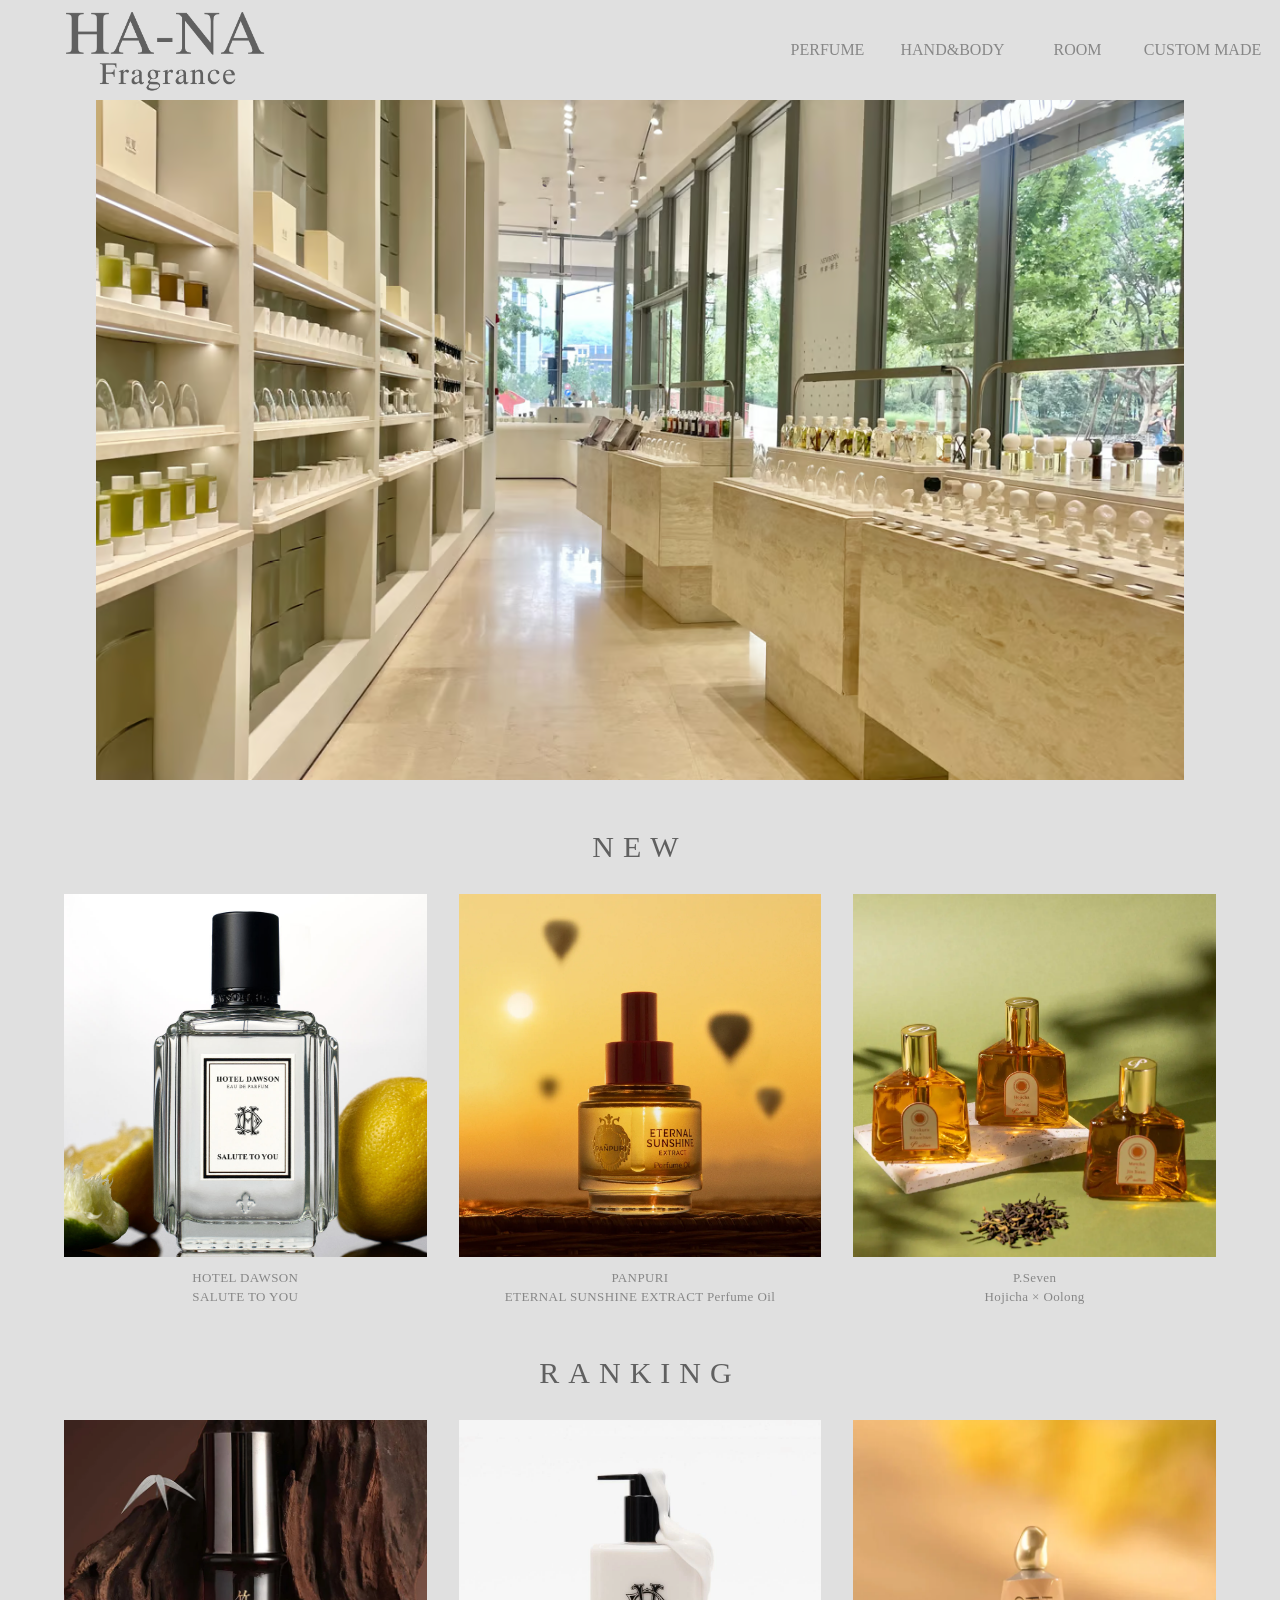
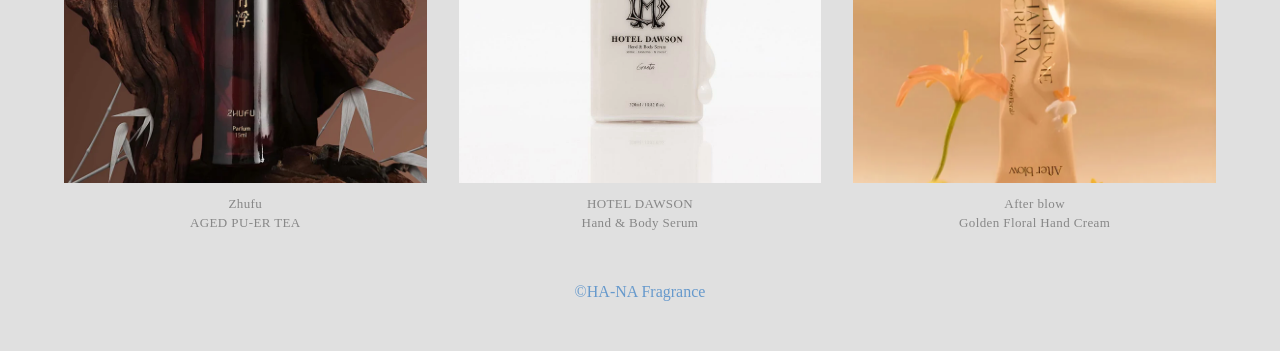
<file: 3_works/4_webdesign/ec-site-KananOshiro/HOME.html>
<!DOCTYPE html>
<html lang="ja">
  <head>
    <meta charset="UTF-8" />
    <meta name="viewport" content="width=device-width, initial-scale=1.0" />
    <meta name="description" content="世界の香りと出会えるショップです。" />
    <title>HA-NA|世界の香り|PERFUME|HAND&BODY|ROOM|CUSTOM MADE</title>
    <link rel="stylesheet" href="./style.css" />
    <link rel="stylesheet" href="./slick/slick-theme.css" />
    <link rel="stylesheet" href="./slick/slick.css" />
  </head>

  <body>
    <!-- header -->
    <header>
      <h1>
        <a href="HOME.html"
          ><img
            src="../ec-site-KananOshiro/image/HOME/logo1.png"
            alt="HA-NA Fragrance"
        /></a>
      </h1>
      <nav>
        <ul>
          <li><a href="PERFUME.html">PERFUME</a></li>
          <li><a href="HAND&BODY.html">HAND&BODY</a></li>
          <li><a href="ROOM.html">ROOM</a></li>
          <li><a href="CUSTOM MADE.html">CUSTOM MADE</a></li>
        </ul>
      </nav>
    </header>
    <!-- headerここまで -->
    <!-- ファーストビューのスライダー -->
    <ul class="slider">
      <li>
        <img src="../ec-site-KananOshiro/image/HOME/main1.avif" alt="main1" />
      </li>
      <li>
        <img src="../ec-site-KananOshiro/image/HOME/main2.webp" alt="main2" />
      </li>
      <li>
        <img src="../ec-site-KananOshiro/image/HOME/main3.webp" alt="main3" />
      </li>
    </ul>
    <!-- スライダーここまで -->

    <!-- mainここから -->
    <main>
      <div class="mainWrap">
        <!-- NEW -->
        <section id="new">
          <div x>
            <h2 class="conceptText">NEW</h2>
          </div>
          <div class="conceptImage">
            <a href="">
              <div class="Fimg">
                <img
                  src="../ec-site-KananOshiro/image/PERFUME/p1.jpg"
                  alt="HOTEL DAWSON SALUTE TO YOU"
                />
              </div>
              <p class="BN">
                HOTEL DAWSON<br />
                SALUTE TO YOU
              </p>
            </a>

            <a href="">
              <div class="Fimg">
                <img
                  src="../ec-site-KananOshiro/image/PERFUME/p2.webp"
                  alt="PANPURI ETERNAL SUNSHINE EXTRACT Perfume Oil"
                />
              </div>
              <p class="BN">
                PANPURI<br />
                ETERNAL SUNSHINE EXTRACT Perfume Oil
              </p>
            </a>

            <a href="">
              <div class="Fimg">
                <img
                  src="../ec-site-KananOshiro/image/PERFUME/p3.webp"
                  alt="P.Seven Hojicha × Oolong"
                />
              </div>
              <p class="BN">
                P.Seven<br />
                Hojicha × Oolong
              </p>
            </a>
          </div>
        </section>
        <!-- RANKING -->
        <div x>
          <h2 class="conceptText">RANKING</h2>
        </div>
        <div class="conceptImage">
          <a href="">
            <div class="Fimg">
              <img
                src="../ec-site-KananOshiro/image/PERFUME/p4.webp"
                alt="Zhufu AGED PU-ER TEA"
              />
            </div>
            <p class="BN">
              Zhufu<br />
              AGED PU-ER TEA
            </p>
          </a>

          <a href="">
            <div class="Fimg">
              <img
                src="../ec-site-KananOshiro/image/BODY/BODY LOTION/BL1.webp"
                alt="HOTEL DAWSON Hand & Body Serum"
              />
            </div>
            <p class="BN">
              HOTEL DAWSON<br />
              Hand & Body Serum
            </p>
          </a>

          <a href="">
            <div class="Fimg">
              <img
                src="../ec-site-KananOshiro/image/HAND/HAND CREAM/HC1.webp"
                alt="After blow Golden Floral Hand Cream"
              />
            </div>
            <p class="BN">
              After blow<br />
              Golden Floral Hand Cream
            </p>
          </a>
        </div>
      </div>
      <!-- /.mainWrap -->
    </main>
    <!-- mainここまで -->

    <!-- footer -->
    <footer>
      <p>&copy;HA-NA Fragrance</p>
    </footer>
    <!-- footerここまで -->

    <!-- スライダーのjsファイルのリンク -->
    <script
      src="https://code.jquery.com/jquery-3.7.1.min.js"
      integrity="sha256-/JqT3SQfawRcv/BIHPThkBvs0OEvtFFmqPF/lYI/Cxo="
      crossorigin="anonymous"
    ></script>
    <script src="./slick/slick.min.js"></script>
    <script src="./js/script.js"></script>
    <!-- リンクここまで -->
  </body>
</html>
</file>
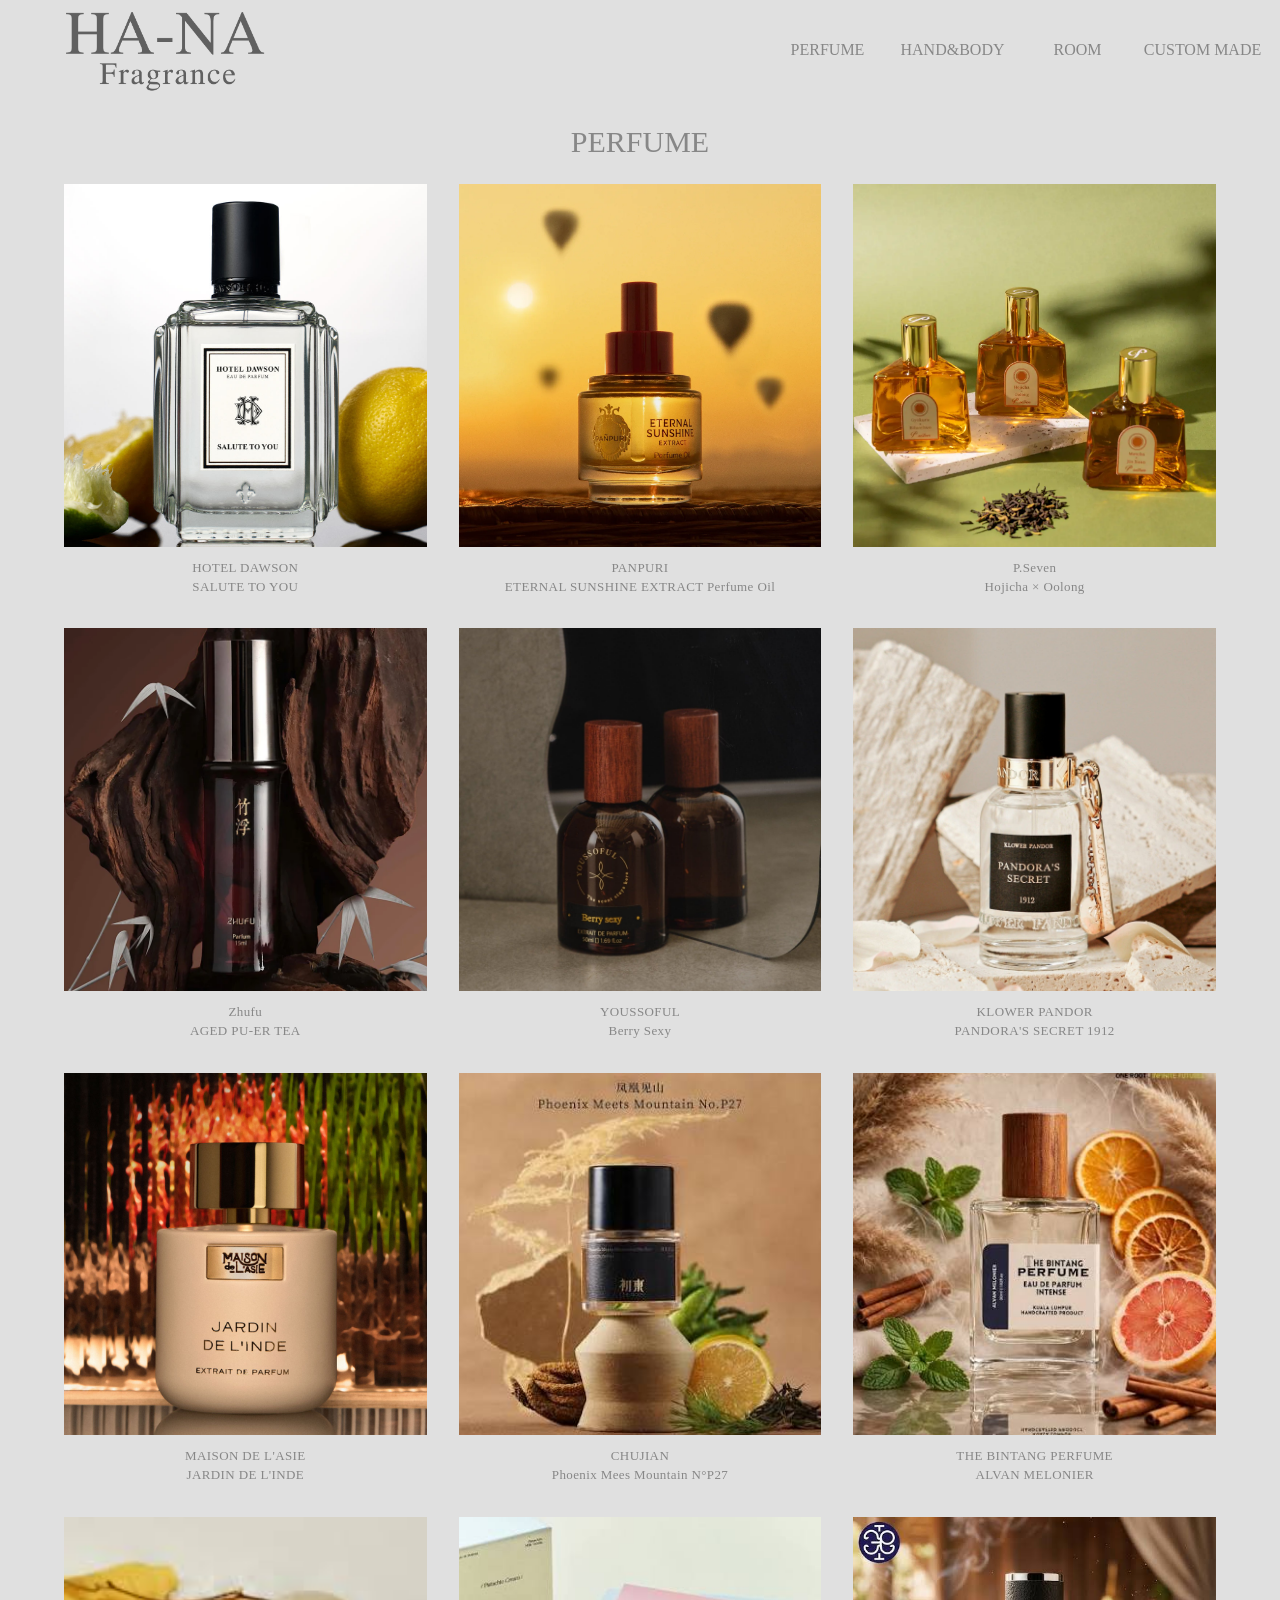
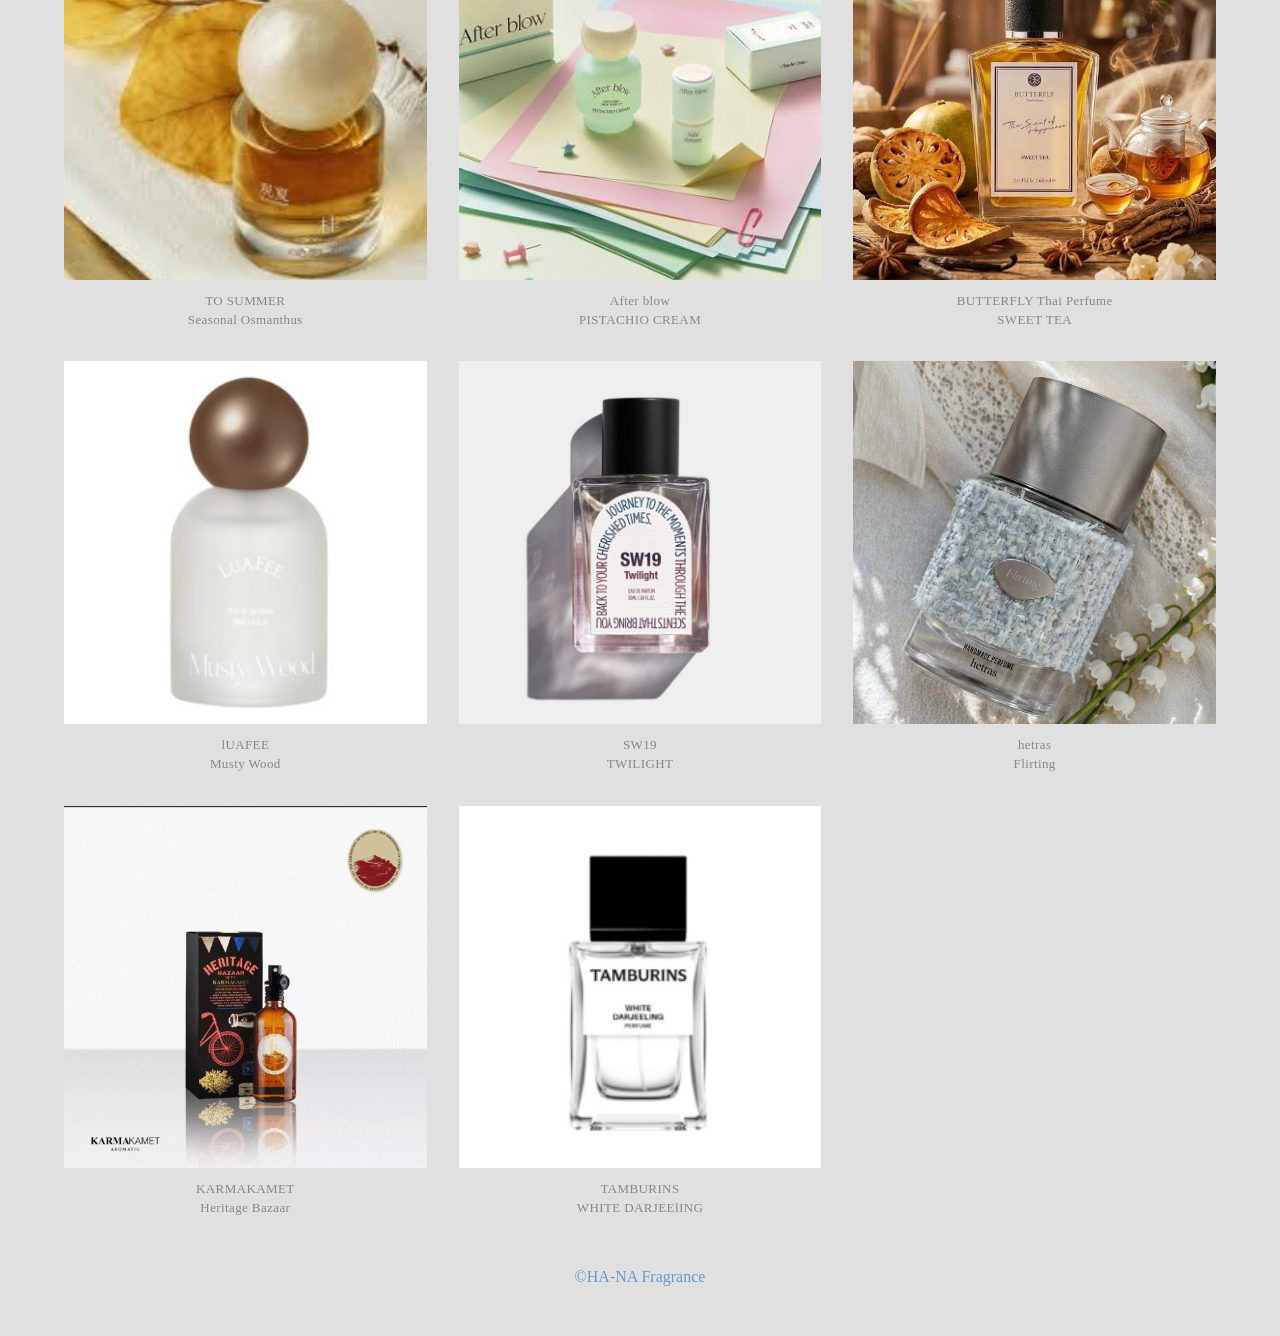
<file: 3_works/4_webdesign/ec-site-KananOshiro/PERFUME.html>
<!DOCTYPE html>
<html lang="ja">
  <head>
    <meta charset="UTF-8" />
    <meta name="viewport" content="width=device-width, initial-scale=1.0" />
    <meta name="description" content="世界の香りと出会えるショップです。" />
    <title>HA-NA|PERFUME</title>
    <link rel="stylesheet" href="./style.css" />
    <link rel="stylesheet" href="./slick/slick-theme.css" />
    <link rel="stylesheet" href="./slick/slick.css" />
  </head>

  <body>
    <!-- header -->
    <header>
      <h1>
        <a href="HOME.html"
          ><img
            src="../ec-site-KananOshiro/image/HOME/logo1.png"
            alt="HA-NA Fragrance"
        /></a>
      </h1>
      <nav>
        <ul>
          <li><a href="PERFUME.html">PERFUME</a></li>
          <li><a href="HAND&BODY.html">HAND&BODY</a></li>
          <li><a href="ROOM.html">ROOM</a></li>
          <li><a href="CUSTOM MADE.html">CUSTOM MADE</a></li>
        </ul>
      </nav>
    </header>
    <!-- headerここまで -->

    <!-- mainここから -->
    <main>
      <div class="mainWrap">
        <!-- FRAGRANCE -->
        <section id="fragrance">
          <div x>
            <h2 class="conceptText2">PERFUME</h2>
          </div>
          <div class="conceptImage">
            <a href="">
              <div class="Fimg">
                <img
                  src="../ec-site-KananOshiro/image/PERFUME/p1.jpg"
                  alt="HOTEL DAWSON SALUTE TO YOU"
                />
              </div>
              <p class="BN">
                HOTEL DAWSON<br />
                SALUTE TO YOU
              </p>
            </a>

            <a href="">
              <div class="Fimg">
                <img
                  src="../ec-site-KananOshiro/image/PERFUME/p2.webp"
                  alt="PANPURI ETERNAL SUNSHINE EXTRACT Perfume Oil"
                />
              </div>
              <p class="BN">
                PANPURI<br />
                ETERNAL SUNSHINE EXTRACT Perfume Oil
              </p>
            </a>

            <a href="">
              <div class="Fimg">
                <img
                  src="../ec-site-KananOshiro/image/PERFUME/p3.webp"
                  alt="P.Seven Hojicha × Oolong"
                />
              </div>
              <p class="BN">
                P.Seven<br />
                Hojicha × Oolong
              </p>
            </a>

            <a href="">
              <div class="Fimg">
                <img
                  src="../ec-site-KananOshiro/image/PERFUME/p4.webp"
                  alt="Zhufu AGED PU-ER TEA"
                />
              </div>
              <p class="BN">
                Zhufu<br />
                AGED PU-ER TEA
              </p>
            </a>

            <a href="">
              <div class="Fimg">
                <img
                  src="../ec-site-KananOshiro/image/PERFUME/p5.jpg"
                  alt="YOUSSOFUL Berry Sexy"
                />
              </div>
              <p class="BN">
                YOUSSOFUL<br />
                Berry Sexy
              </p>
            </a>

            <a href="">
              <div class="Fimg">
                <img
                  src="../ec-site-KananOshiro/image/PERFUME/p6.jpg"
                  alt="KLOWER PANDOR PANDORA'S SECRET 1912"
                />
              </div>
              <p class="BN">
                KLOWER PANDOR<br />
                PANDORA'S SECRET 1912
              </p>
            </a>

            <a href="">
              <div class="Fimg">
                <img
                  src="../ec-site-KananOshiro/image/PERFUME/p7.jpg"
                  alt="MAISON DE L'ASIE JARDIN DE L'INDE"
                />
              </div>
              <p class="BN">
                MAISON DE L'ASIE<br />
                JARDIN DE L'INDE
              </p>
            </a>

            <a href="">
              <div class="Fimg">
                <img
                  src="../ec-site-KananOshiro/image/PERFUME/p8.jpeg"
                  alt="CHUJIAN Phoenix Mees Mountain N°P27"
                />
              </div>
              <p class="BN">
                CHUJIAN<br />
                Phoenix Mees Mountain N°P27
              </p>
            </a>

            <a href="">
              <div class="Fimg">
                <img
                  src="../ec-site-KananOshiro/image/PERFUME/p9.jpeg"
                  alt="THE BINTANG PERFUME ALVAN MELONIER"
                />
              </div>
              <p class="BN">
                THE BINTANG PERFUME<br />
                ALVAN MELONIER
              </p>
            </a>

            <a href="">
              <div class="Fimg">
                <img
                  src="../ec-site-KananOshiro/image/PERFUME/p10.jpeg"
                  alt="TO SUMMER Seasonal Osmanthus"
                />
              </div>
              <p class="BN">
                TO SUMMER<br />
                Seasonal Osmanthus
              </p>
            </a>

            <a href="">
              <div class="Fimg">
                <img
                  src="../ec-site-KananOshiro/image/PERFUME/p11.jpeg"
                  alt="PAfter blow PISTACHIO CREAM"
                />
              </div>
              <p class="BN">
                After blow<br />
                PISTACHIO CREAM
              </p>
            </a>

            <a href="">
              <div class="Fimg">
                <img
                  src="../ec-site-KananOshiro/image/PERFUME/p12.jpeg"
                  alt="BUTTERFLY Thai Perfume SWEET TEA"
                />
              </div>
              <p class="BN">
                BUTTERFLY Thai Perfume<br />
                SWEET TEA
              </p>
            </a>

            <a href="">
              <div class="Fimg">
                <img
                  src="../ec-site-KananOshiro/image/PERFUME/p13.jpg"
                  alt="lUAFEE Musty Wood"
                />
              </div>
              <p class="BN">
                lUAFEE<br />
                Musty Wood
              </p>
            </a>

            <a href="">
              <div class="Fimg">
                <img
                  src="../ec-site-KananOshiro/image/PERFUME/p14.jpg"
                  alt="SW19 TWILIGHT"
                />
              </div>
              <p class="BN">
                SW19<br />
                TWILIGHT
              </p>
            </a>

            <a href="">
              <div class="Fimg">
                <img
                  src="../ec-site-KananOshiro/image/PERFUME/p15.jpg"
                  alt="hetras Flirting"
                />
              </div>
              <p class="BN">
                hetras<br />
                Flirting
              </p>
            </a>

            <a href="">
              <div class="Fimg">
                <img
                  src="../ec-site-KananOshiro/image/PERFUME/p16.jpg"
                  alt="KARMAKAMET Heritage Bazaar"
                />
              </div>
              <p class="BN">
                KARMAKAMET<br />
                Heritage Bazaar
              </p>
            </a>

            <a href="">
              <div class="Fimg">
                <img
                  src="../ec-site-KananOshiro/image/PERFUME/p17.png"
                  alt="TAMBURINS WHITE DARJEElING"
                />
              </div>
              <p class="BN">
                TAMBURINS<br />
                WHITE DARJEElING
              </p>
            </a>
          </div>
        </section>

        <section id="">
          <!-- 次のコンテンツはこの中へ -->
        </section>
      </div>
      <!-- /.mainWrap -->
    </main>
    <!-- mainここまで -->

    <!-- footer -->
    <footer>
      <p>&copy;HA-NA Fragrance</p>
    </footer>
    <!-- footerここまで -->
  </body>
</html>
</file>
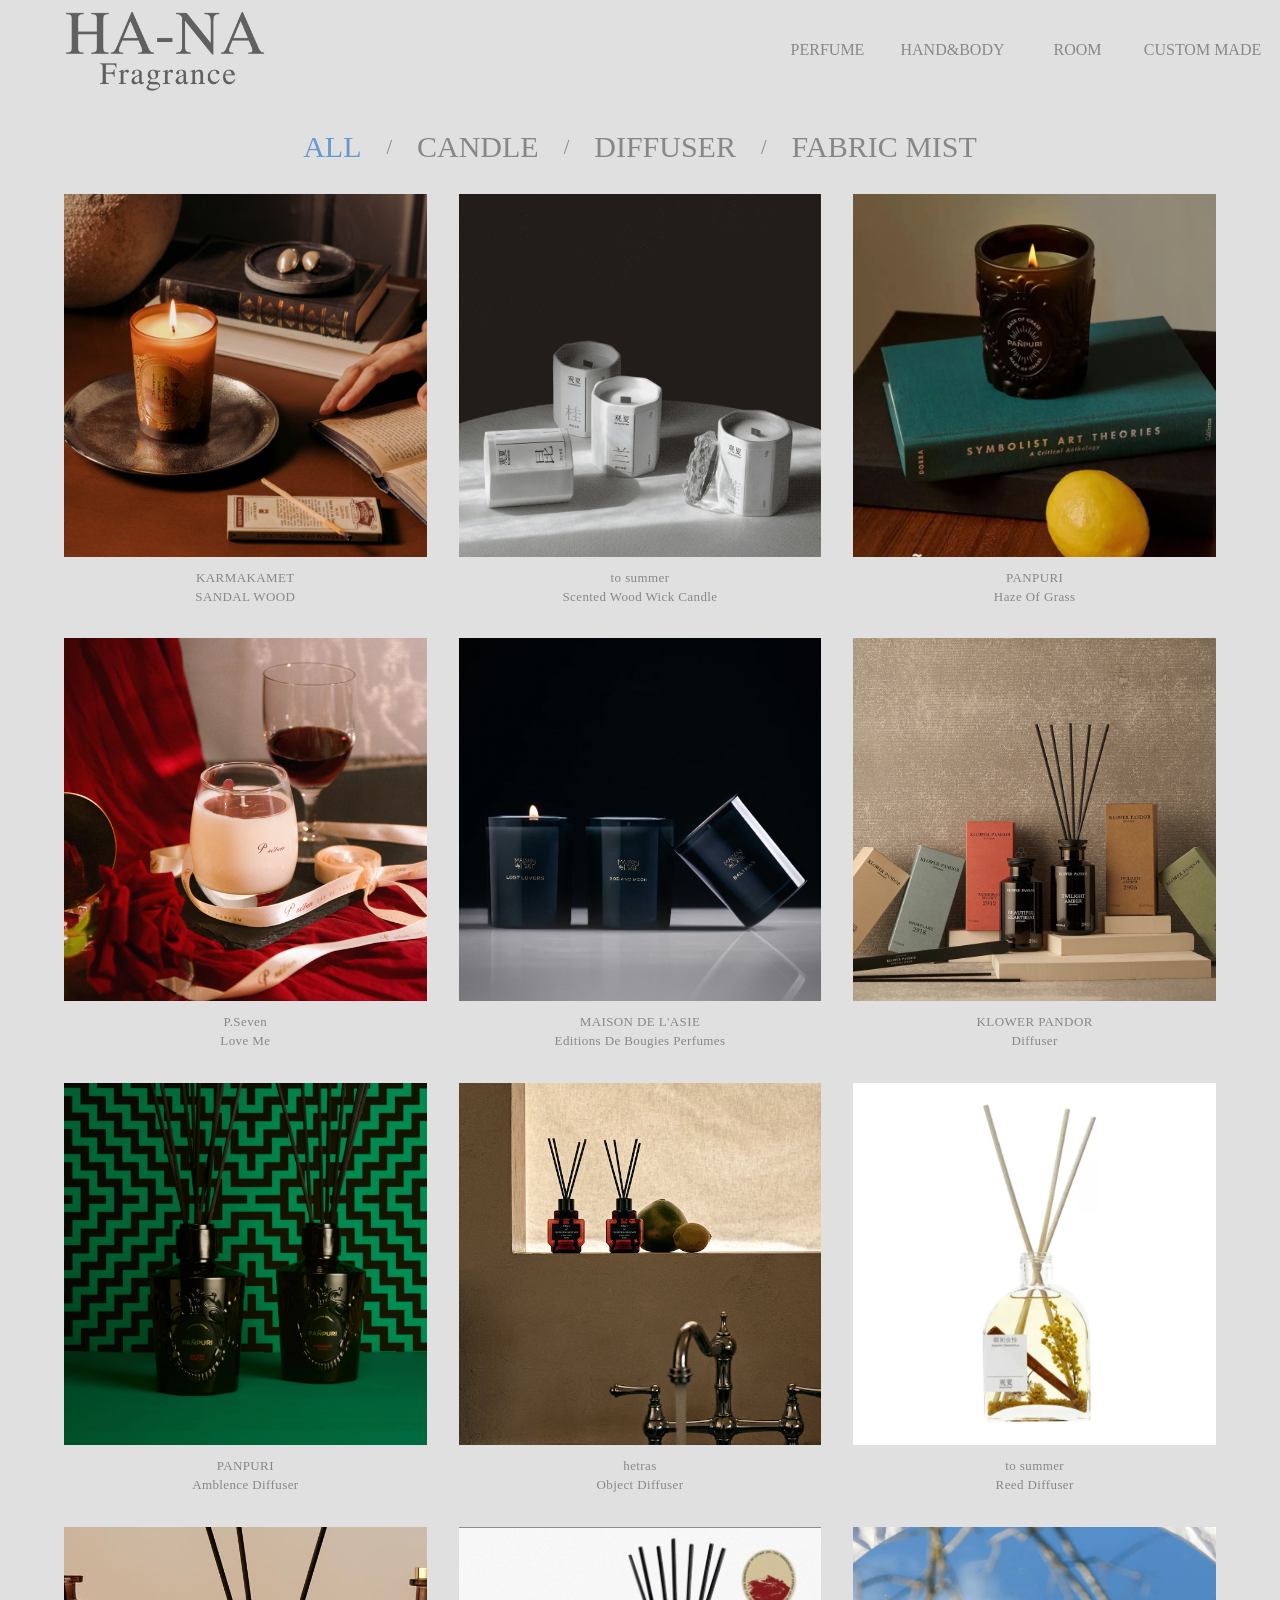
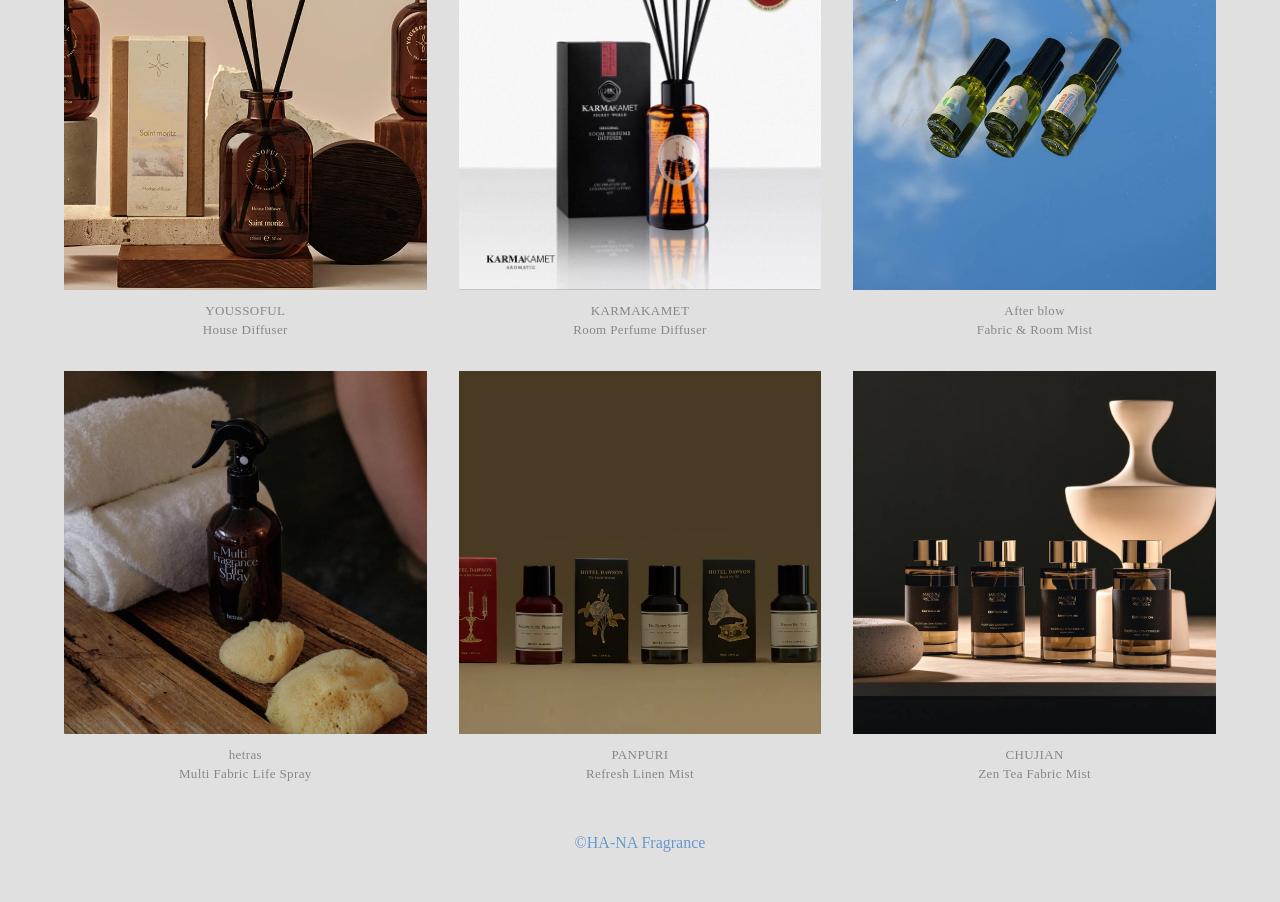
<file: 3_works/4_webdesign/ec-site-KananOshiro/ROOM.html>
<!DOCTYPE html>
<html lang="ja">
  <head>
    <meta charset="UTF-8" />
    <meta name="viewport" content="width=device-width, initial-scale=1.0" />
    <meta name="description" content="世界の香りと出会えるショップです。" />
    <title>HA-NA|ROOM</title>
    <link rel="stylesheet" href="./style.css" />
    <link rel="stylesheet" href="./slick/slick-theme.css" />
    <link rel="stylesheet" href="./slick/slick.css" />
  </head>

  <body>
    <!-- header -->
    <header>
      <h1>
        <a href="HOME.html"
          ><img
            src="../ec-site-KananOshiro/image/HOME/logo1.png"
            alt="HA-NA Fragrance"
        /></a>
      </h1>
      <nav>
        <ul>
          <li><a href="PERFUME.html">PERFUME</a></li>
          <li><a href="HAND&BODY.html">HAND&BODY</a></li>
          <li><a href="ROOM.html">ROOM</a></li>
          <li><a href="CUSTOM MADE.html">CUSTOM MADE</a></li>
        </ul>
      </nav>
    </header>
    <!-- headerここまで -->

    <!-- mainここから -->
    <main>
      <div class="filter-bar" role="group" aria-label="Category Filter">
        <button type="button" class="filter-btn active" data-filter="all">
          ALL
        </button>
        <span class="filter-divider">/</span>
        <button type="button" class="filter-btn" data-filter="can">
          CANDLE
        </button>
        <span class="filter-divider">/</span>
        <button type="button" class="filter-btn" data-filter="dif">
          DIFFUSER
        </button>
        <span class="filter-divider">/</span>
        <button type="button" class="filter-btn" data-filter="fab">
          FABRIC MIST
        </button>
      </div>

      <div class="mainWrap">
        <!-- ROOM -->
        <section id="ROOM">
          <div class="conceptImage" id="productGrid">
            <a href="" class="card" data-category="can">
              <div class="Fimg">
                <img
                  src="../ec-site-KananOshiro/image/ROOM/CANDLE/c1.jpg"
                  alt="KARMAKAMET SANDAL WOOD"
                />
              </div>
              <p class="BN">
                KARMAKAMET<br />
                SANDAL WOOD
              </p>
            </a>

            <a href="" class="card" data-category="can">
              <div class="Fimg">
                <img
                  src="../ec-site-KananOshiro/image/ROOM/CANDLE/c2.png"
                  alt="to summer Scented Wood Wick Candle"
                />
              </div>
              <p class="BN">
                to summer<br />
                Scented Wood Wick Candle
              </p>
            </a>

            <a href="" class="card" data-category="can">
              <div class="Fimg">
                <img
                  src="../ec-site-KananOshiro/image/ROOM/CANDLE/c3.webp"
                  alt="PANPURI Haze Of Grass"
                />
              </div>
              <p class="BN">
                PANPURI<br />
                Haze Of Grass
              </p>
            </a>

            <a href="" class="card" data-category="can">
              <div class="Fimg">
                <img
                  src="../ec-site-KananOshiro/image/ROOM/CANDLE/c4.jpg"
                  alt="P.Seven Love Me"
                />
              </div>
              <p class="BN">
                P.Seven<br />
                Love Me
              </p>
            </a>

            <a href="" class="card" data-category="can">
              <div class="Fimg">
                <img
                  src="../ec-site-KananOshiro/image/ROOM/CANDLE/c5.webp"
                  alt="MAISON DE L'ASIE Editions De Bougies Perfumes"
                />
              </div>
              <p class="BN">
                MAISON DE L'ASIE<br />
                Editions De Bougies Perfumes
              </p>
            </a>

            <a href="" class="card" data-category="dif">
              <div class="Fimg">
                <img
                  src="../ec-site-KananOshiro/image/ROOM/DIFFUSER/d1.webp"
                  alt="KLOWER PANDOR Diffuser"
                />
              </div>
              <p class="BN">
                KLOWER PANDOR<br />
                Diffuser
              </p>
            </a>

            <a href="" class="card" data-category="dif">
              <div class="Fimg">
                <img
                  src="../ec-site-KananOshiro/image/ROOM/DIFFUSER/d2.webp"
                  alt="PANPURI Amblence Diffuser"
                />
              </div>
              <p class="BN">
                PANPURI<br />
                Amblence Diffuser
              </p>
            </a>

            <a href="" class="card" data-category="dif">
              <div class="Fimg">
                <img
                  src="../ec-site-KananOshiro/image/ROOM/DIFFUSER/d3.avif"
                  alt="hetras Object Diffuser"
                />
              </div>
              <p class="BN">
                hetras<br />
                Object Diffuser
              </p>
            </a>

            <a href="" class="card" data-category="dif">
              <div class="Fimg">
                <img
                  src="../ec-site-KananOshiro/image/ROOM/DIFFUSER/d4.png"
                  alt="to summer Reed Diffuser"
                />
              </div>
              <p class="BN">
                to summer<br />
                Reed Diffuser
              </p>
            </a>

            <a href="" class="card" data-category="dif">
              <div class="Fimg">
                <img
                  src="../ec-site-KananOshiro/image/ROOM/DIFFUSER/d5.jpg"
                  alt="YOUSSOFUL House Diffuser"
                />
              </div>
              <p class="BN">
                YOUSSOFUL<br />
                House Diffuser
              </p>
            </a>

            <a href="" class="card" data-category="dif">
              <div class="Fimg">
                <img
                  src="../ec-site-KananOshiro/image/ROOM/DIFFUSER/d6.jpg"
                  alt="KARMAKAMET Room Perfume Diffuser"
                />
              </div>
              <p class="BN">
                KARMAKAMET<br />
                Room Perfume Diffuser
              </p>
            </a>

            <a href="" class="card" data-category="fab">
              <div class="Fimg">
                <img
                  src="../ec-site-KananOshiro/image/ROOM/FABRIC MIST/fm1.webp"
                  alt="After blow Fabric & Room Mist"
                />
              </div>
              <p class="BN">
                After blow<br />
                Fabric & Room Mist
              </p>
            </a>

            <a href="" class="card" data-category="fab">
              <div class="Fimg">
                <img
                  src="../ec-site-KananOshiro/image/ROOM/FABRIC MIST/fm2.jpg"
                  alt="hetras Multi Fabric Life Spray"
                />
              </div>
              <p class="BN">
                hetras<br />
                Multi Fabric Life Spray
              </p>
            </a>

            <a href="" class="card" data-category="fab">
              <div class="Fimg">
                <img
                  src="../ec-site-KananOshiro/image/ROOM/FABRIC MIST/fm3.webp"
                  alt="PANPURI Refresh Linen Mist"
                />
              </div>
              <p class="BN">
                PANPURI<br />
                Refresh Linen Mist
              </p>
            </a>

            <a href="" class="card" data-category="fab">
              <div class="Fimg">
                <img
                  src="../ec-site-KananOshiro/image/ROOM/FABRIC MIST/fm4.webp"
                  alt="CHUJIAN Zen Tea Fabric Mist"
                />
              </div>
              <p class="BN">
                CHUJIAN<br />
                Zen Tea Fabric Mist
              </p>
            </a>
          </div>
        </section>

        <section id="">
          <!-- 次のコンテンツはこの中へ -->
        </section>
      </div>
      <!-- /.mainWrap -->
    </main>
    <!-- mainここまで -->

    <!-- footer -->
    <footer>
      <p>&copy;HA-NA Fragrance</p>
    </footer>
    <!-- footerここまで -->

    <!-- 絞り込み機能用スクリプト -->
    <script>
      const filterButtons = document.querySelectorAll(".filter-btn");
      const productCards = document.querySelectorAll(".conceptImage .card");

      filterButtons.forEach((button) => {
        button.addEventListener("click", () => {
          // 1. ボタンのアクティブ表示を切り替え
          filterButtons.forEach((btn) => btn.classList.remove("active"));
          button.classList.add("active");

          const selectedFilter = button.getAttribute("data-filter");

          // 2. 商品の表示・非表示を切り替え
          productCards.forEach((card) => {
            // スペース区切りの文字列を配列に変換（例: "hand body" -> ["hand", "body"]）
            const categories = card.getAttribute("data-category").split(" ");

            if (
              selectedFilter === "all" ||
              categories.includes(selectedFilter)
            ) {
              card.classList.remove("is-hidden");
              // ふわっと再表示させるアニメーション
              card.style.animation = "none";
              card.offsetHeight; /* リフロー強制 */
              card.style.animation = "fadeInCard 0.45s ease forwards";
            } else {
              card.classList.add("is-hidden");
            }
          });
        });
      });
    </script>
  </body>
</html>
</file>
<file: style.css>
:root {
  --bg-color: #000000;
  --text-color: #ffffff;
  --accent-color: #00b800;
  --placeholder-bg: #c8d2d9;
}

* {
  box-sizing: border-box;
  margin: 0;
  padding: 0;
}

body {
  background-color: var(--bg-color);
  color: var(--text-color);
  font-family: "Times New Roman", "Yu Mincho", "Hiragino Mincho ProN", Georgia, serif;
  min-height: 100vh;
  display: flex;
  flex-direction: column;
}

/* ヘッダー */
.header {
  width: 100%;
  max-width: 1280px;
  margin: 0 auto;
  padding: 36px 48px 24px;
  display: flex;
  align-items: center;
  justify-content: space-between;
  gap: 24px;
}

.logo {
  color: var(--accent-color);
  text-decoration: none;
  font-size: clamp(28px, 3.2vw, 46px);
  font-weight: 400;
  letter-spacing: 0.01em;
  line-height: 1.1;
  white-space: nowrap;
}

.nav {
  display: flex;
  align-items: center;
  gap: clamp(20px, 4vw, 56px);
  flex-wrap: wrap;
}

.nav a {
  color: var(--text-color);
  text-decoration: none;
  font-size: clamp(14px, 1.3vw, 19px);
  letter-spacing: 0.08em;
  transition: color 0.2s ease, opacity 0.2s ease;
}

.nav a:hover,
.nav a.active {
  color: var(--accent-color);
}

/* メインコンテンツ */
.main {
  flex: 1;
  width: 100%;
  max-width: 1280px;
  margin: 0 auto;
  padding: 12px 48px 48px;
  display: flex;
  align-items: center;
  justify-content: center;
}

.hero-media-box {
  position: relative;
  width: 100%;
  aspect-ratio: 16 / 9;
  max-height: 74vh;
  background-color: var(--placeholder-bg);
  overflow: hidden;
}

.hero-video {
  width: 100%;
  height: 100%;
  object-fit: cover;
  display: block;
}

/* 動画が未設定・読み込み前のフォールバック表示 */
.hero-fallback {
  position: absolute;
  inset: 0;
  display: flex;
  align-items: center;
  justify-content: center;
  color: #111111;
  font-family: "Hiragino Kaku Gothic ProN", "Yu Gothic", sans-serif;
  font-size: 18px;
  pointer-events: none;
  transition: opacity 0.3s ease;
}

.hero-media-box.has-video .hero-fallback {
  opacity: 0;
}

/* レスポンシブ対応（タブレット・スマホ） */
@media (max-width: 768px) {
  .header {
    padding: 24px 20px 16px;
    flex-direction: column;
    align-items: flex-start;
    gap: 14px;
  }

  .nav {
    gap: 18px;
  }

  .main {
    padding: 8px 20px 32px;
  }

  .hero-media-box {
    aspect-ratio: 4 / 3;
    max-height: none;
  }
}

/* ABOUTページ */
.about-main {
  flex: 1;
  width: 100%;
  max-width: 1280px;
  margin: 0 auto;
  padding: 20px 48px 56px;
  display: flex;
  align-items: center;
}

.about-container {
  width: 100%;
  display: grid;
  grid-template-columns: minmax(280px, 440px) 1fr;
  gap: clamp(32px, 5vw, 72px);
  align-items: center;
}

.about-media-box {
  position: relative;
  width: 100%;
  aspect-ratio: 1 / 1;
  background-color: var(--placeholder-bg);
  overflow: hidden;
}

.about-profile-img {
  width: 100%;
  height: 100%;
  object-fit: cover;
  display: none;
}

.about-media-box.has-image .about-profile-img {
  display: block;
}

.about-fallback {
  position: absolute;
  inset: 0;
  display: flex;
  align-items: center;
  justify-content: center;
  color: #111111;
  font-family: "Hiragino Kaku Gothic ProN", "Yu Gothic", sans-serif;
  font-size: 18px;
  pointer-events: none;
}

.about-media-box.has-image .about-fallback {
  display: none;
}

.about-content {
  display: flex;
  flex-direction: column;
  gap: 28px;
}

.about-name {
  font-size: clamp(24px, 2.4vw, 36px);
  font-weight: 400;
  line-height: 1.4;
  letter-spacing: 0.04em;
}

.about-bio {
  display: flex;
  flex-direction: column;
  gap: 18px;
  max-width: 600px;
}

.about-bio p {
  font-size: clamp(15px, 1.35vw, 19px);
  line-height: 1.9;
  letter-spacing: 0.03em;
  color: var(--text-color);
}

/* ABOUT レスポンシブ対応 */
@media (max-width: 900px) {
  .about-container {
    grid-template-columns: minmax(220px, 340px) 1fr;
    gap: 32px;
    align-items: start;
  }
}

@media (max-width: 768px) {
  .about-main {
    padding: 16px 20px 40px;
    align-items: flex-start;
  }

  .about-container {
    grid-template-columns: 1fr;
    gap: 28px;
  }

  .about-media-box {
    max-width: 340px;
  }

  .about-content {
    gap: 18px;
  }
}

/* WORKSページ */
.works-main {
  flex: 1;
  width: 100%;
  max-width: 1280px;
  margin: 0 auto;
  padding: 12px 48px 64px;
}

/* カテゴリフィルター */
.works-filter {
  display: flex;
  align-items: center;
  gap: clamp(20px, 4vw, 56px);
  flex-wrap: wrap;
  margin-bottom: 36px;
}

.filter-btn {
  background: transparent;
  border: none;
  color: var(--text-color);
  font-family: "Times New Roman", "Yu Mincho", "Hiragino Mincho ProN", Georgia, serif;
  font-size: clamp(14px, 1.2vw, 18px);
  letter-spacing: 0.08em;
  cursor: pointer;
  padding: 4px 0;
  border-bottom: 1px solid transparent;
  transition: color 0.2s ease, border-color 0.2s ease;
}

.filter-btn:hover {
  color: var(--accent-color);
}

.filter-btn.active {
  border-bottom-color: var(--text-color);
}

/* ギャラリー一覧（縦長・横長・正方形を同じサイズ感＆枠なしで全体表示） */
.works-gallery {
  display: grid;
  grid-template-columns: repeat(2, minmax(0, 1fr));
  gap: clamp(24px, 3.5vw, 48px);
}

.work-card {
  display: block;
  width: 100%;
  background: transparent;
  border: none;
  padding: 0;
  cursor: pointer;
  text-align: left;
  transition: transform 0.25s ease, opacity 0.25s ease;
}

.work-card:hover {
  transform: translateY(-4px);
}

.work-card-stage {
  position: relative;
  width: 100%;
  aspect-ratio: 4 / 3;
  background-color: var(--placeholder-bg);
  overflow: hidden;
  display: flex;
  align-items: center;
  justify-content: center;
}

/* 画像が読み込まれた後は黒背景に切り替え、枠なしで全体表示 */
.work-card-stage.has-media {
  background-color: var(--bg-color);
}

.work-card-media {
  max-width: 100%;
  max-height: 100%;
  width: auto;
  height: auto;
  object-fit: contain;
  display: none;
}

.work-card-stage.has-media .work-card-media {
  display: block;
}

.work-card-fallback {
  position: absolute;
  inset: 0;
  display: flex;
  align-items: center;
  justify-content: center;
  color: #111111;
  font-family: "Hiragino Kaku Gothic ProN", "Yu Gothic", sans-serif;
  font-size: 18px;
  pointer-events: none;
}

.work-card-stage.has-media .work-card-fallback {
  display: none;
}

/* 作品詳細ポップアップ */
.work-modal {
  position: fixed;
  inset: 0;
  z-index: 100;
  display: none;
  align-items: center;
  justify-content: center;
  padding: 24px;
}

.work-modal.is-open {
  display: flex;
}

.work-modal-backdrop {
  position: fixed;
  inset: 0;
  background-color: rgba(0, 0, 0, 0.85);
}

.work-modal-content {
  position: relative;
  z-index: 1;
  width: 100%;
  max-width: 960px;
  max-height: 90vh;
  overflow-y: auto;
  background-color: #0d0d0d;
  border: 1px solid #2b2b2b;
  padding: 32px;
  display: grid;
  grid-template-columns: 1.25fr 1fr;
  gap: 32px;
  align-items: center;
}

.work-modal-close {
  position: absolute;
  top: 14px;
  right: 18px;
  background: transparent;
  border: none;
  color: var(--text-color);
  font-size: 32px;
  line-height: 1;
  cursor: pointer;
  transition: color 0.2s ease;
}

.work-modal-close:hover {
  color: var(--accent-color);
}

.work-modal-media {
  width: 100%;
  max-height: 68vh;
  background-color: var(--bg-color);
  display: flex;
  align-items: center;
  justify-content: center;
  overflow: hidden;
}

.work-modal-media img,
.work-modal-media video {
  max-width: 100%;
  max-height: 68vh;
  width: auto;
  height: auto;
  object-fit: contain;
  display: block;
}

.work-modal-placeholder {
  width: 100%;
  aspect-ratio: 4 / 3;
  background-color: var(--placeholder-bg);
  color: #111111;
  font-family: "Hiragino Kaku Gothic ProN", "Yu Gothic", sans-serif;
  display: flex;
  align-items: center;
  justify-content: center;
  padding: 16px;
  text-align: center;
}

.work-modal-info {
  display: flex;
  flex-direction: column;
  gap: 14px;
}

.work-modal-category {
  color: var(--accent-color);
  font-size: 13px;
  letter-spacing: 0.12em;
}

.work-modal-title {
  font-size: clamp(20px, 2vw, 28px);
  font-weight: 400;
  line-height: 1.4;
}

.work-modal-meta {
  font-size: 14px;
  color: #b8c2c8;
  letter-spacing: 0.04em;
}

.work-modal-desc {
  font-size: 15px;
  line-height: 1.85;
  color: var(--text-color);
  white-space: pre-line;
}

/* WORKS レスポンシブ対応 */
@media (max-width: 860px) {
  .work-modal-content {
    grid-template-columns: 1fr;
    padding: 24px 20px;
    gap: 20px;
  }
}

@media (max-width: 768px) {
  .works-main {
    padding: 8px 20px 48px;
  }

  .works-filter {
    gap: 16px;
    margin-bottom: 24px;
  }

  .works-gallery {
    grid-template-columns: 1fr;
    gap: 24px;
  }
}

/* WEB DESIGN サムネイル縮小プレビュー */
.work-card-web-preview {
  position: relative;
  width: 100%;
  height: 100%;
  overflow: hidden;
  background-color: #e0e0e0;
  pointer-events: none; /* サムネイルクリック時にポップアップが開くようにする */
}

.work-card-web-preview iframe {
  position: absolute;
  top: 0;
  left: 0;
  width: 1280px;
  height: 960px;
  border: none;
  transform-origin: top left;
}

/* ポップアップ内のWebサイト表示 */
.work-modal-web-wrap {
  width: 100%;
  display: flex;
  flex-direction: column;
  gap: 12px;
}

.work-modal-web-wrap iframe {
  width: 100%;
  height: 56vh;
  border: 1px solid #2b2b2b;
  background-color: #ffffff;
}

.work-modal-web-link {
  align-self: flex-end;
  color: var(--accent-color);
  text-decoration: none;
  font-size: 14px;
  letter-spacing: 0.04em;
}

.work-modal-web-link:hover {
  text-decoration: underline;
}

/* SKILLSページ */
.skills-main {
  flex: 1;
  width: 100%;
  max-width: 1120px;
  margin: 0 auto;
  padding: 20px 48px 72px;
  display: flex;
  flex-direction: column;
  gap: 64px;
}

.skills-section {
  width: 100%;
}

.skills-heading {
  text-align: center;
  font-size: clamp(20px, 2vw, 28px);
  font-weight: 400;
  letter-spacing: 0.08em;
  margin-bottom: 44px;
}

.skills-grid {
  display: grid;
  grid-template-columns: repeat(2, minmax(0, 1fr));
  column-gap: clamp(32px, 5vw, 72px);
  row-gap: 40px;
}

.skill-item {
  display: flex;
  align-items: flex-start;
  gap: 24px;
}

.skill-icon-box {
  flex-shrink: 0;
  width: 84px;
  height: 84px;
  display: flex;
  align-items: center;
  justify-content: center;
}

.skill-icon-box img {
  width: 100%;
  height: 100%;
  object-fit: contain;
  display: block;
}

.skill-info {
  display: flex;
  flex-direction: column;
  gap: 8px;
}

.skill-name {
  font-size: clamp(20px, 1.8vw, 26px);
  font-weight: 400;
  line-height: 1.3;
  letter-spacing: 0.02em;
}

.skill-desc {
  font-size: clamp(14px, 1.15vw, 16px);
  line-height: 1.75;
  color: var(--text-color);
}

/* SKILLS レスポンシブ対応 */
@media (max-width: 860px) {
  .skills-grid {
    grid-template-columns: 1fr;
    row-gap: 32px;
  }
}

@media (max-width: 768px) {
  .skills-main {
    padding: 16px 20px 56px;
    gap: 48px;
  }

  .skills-heading {
    margin-bottom: 32px;
  }

  .skill-item {
    gap: 18px;
  }

  .skill-icon-box {
    width: 68px;
    height: 68px;
  }
}

/* CONTACTページ（シンプル版） */
.contact-main {
  flex: 1;
  width: 100%;
  max-width: 1120px;
  margin: 0 auto;
  padding: 24px 48px 72px;
  display: flex;
  align-items: center;
}

.contact-simple {
  width: 100%;
  max-width: 680px;
  display: flex;
  flex-direction: column;
  gap: 32px;
}

.contact-heading {
  font-size: clamp(24px, 2.4vw, 36px);
  font-weight: 400;
  letter-spacing: 0.08em;
  color: var(--accent-color);
}

.contact-lead {
  font-size: clamp(15px, 1.25vw, 18px);
  line-height: 1.9;
  color: var(--text-color);
}

.contact-block {
  display: flex;
  flex-direction: column;
  gap: 10px;
}

.contact-label {
  font-size: 13px;
  letter-spacing: 0.14em;
  color: #a8b2b8;
}

.contact-mail-row {
  display: flex;
  align-items: center;
  gap: 16px;
  flex-wrap: wrap;
}

.contact-mail-link {
  color: var(--text-color);
  text-decoration: none;
  font-size: clamp(18px, 1.7vw, 24px);
  border-bottom: 1px solid #444444;
  padding-bottom: 3px;
  transition: color 0.2s ease, border-color 0.2s ease;
}

.contact-mail-link:hover {
  color: var(--accent-color);
  border-bottom-color: var(--accent-color);
}

.copy-mail-btn {
  background: transparent;
  border: 1px solid #555555;
  color: var(--text-color);
  font-family: "Hiragino Kaku Gothic ProN", "Yu Gothic", sans-serif;
  font-size: 13px;
  padding: 6px 14px;
  cursor: pointer;
  transition: border-color 0.2s ease, color 0.2s ease;
}

.copy-mail-btn:hover {
  border-color: var(--accent-color);
  color: var(--accent-color);
}

.copy-feedback {
  min-height: 20px;
  font-size: 13px;
  color: var(--accent-color);
  font-family: "Hiragino Kaku Gothic ProN", "Yu Gothic", sans-serif;
}

.contact-links {
  list-style: none;
  display: flex;
  gap: 24px;
  flex-wrap: wrap;
}

.contact-links a {
  color: var(--text-color);
  text-decoration: none;
  font-size: 16px;
  letter-spacing: 0.04em;
  transition: color 0.2s ease;
}

.contact-links a:hover {
  color: var(--accent-color);
}

/* CONTACT レスポンシブ対応 */
@media (max-width: 768px) {
  .contact-main {
    padding: 16px 20px 56px;
    align-items: flex-start;
  }

  .contact-simple {
    gap: 26px;
  }
}
</file>
<file: 3_works/4_webdesign/ec-site-KananOshiro/style.css>
@charset "utf-8";

/* リセットCSS */
*,
*::before,
*::after {
  padding: 0;
  margin: 0;
  box-sizing: border-box;
}

ul,
ol {
  list-style: none;
}

a {
  text-decoration: none;
  color: inherit;
}

/* 共通設定 */
img {
  max-width: 100%;
  vertical-align: bottom;
  object-fit: cover;
}

body {
  background-color: #e0e0e0;
  font-family: "Unna", serif;
  color: #878787;
}

/**************ここからトップページの設定**************/

/* headerの設定 */

header {
  position: sticky;
  z-index: 100;
  top: 0;
  left: 0;
  width: 100%;
  margin-inline: auto;
  height: 100px;
  display: flex;
  justify-content: space-between;
  align-items: center;
  padding-inline: 15px;
  background-color: rgba(224, 224, 224, 0.8);
  backdrop-filter: blur(8px);
  -webkit-backdrop-filter: blur(8px);
}

header h1 {
  width: 200px;
  margin-left: 50px;
}

header nav {
  width: 500px;
}

header nav ul {
  display: flex;
  /* flexの水平方向の位置設定 */
  justify-content: space-between;
  /* flexの垂直方向の位置設定 */
  align-items: center;
}

header nav ul li {
  width: 30%;
  text-align: center;
  color: #878787;
}

header nav ul li:hover {
  color: #6699cc;
}

/* スライダーの高さ設定 */
.slider {
  padding-top: 0px;
  width: 90%;
  margin: 0 auto;
  margin-top: 0;
  padding-left: 32px;
  padding-right: 32px;
}

.slider img {
  position: relative;
  width: 100%;
  aspect-ratio: 16 / 10;
  overflow: hidden;
}

/* main設定 */

.mainWrap {
  width: 90%;
  margin-inline: auto;
}

/* conceptの設定 */
#concept {
  width: 100%;
  display: flex;
  justify-content: space-between;
  margin-top: 100px;
}

.conceptText {
  font-size: 30px;
  letter-spacing: 0.3em;
  text-align: center;
  margin-top: 50px;
  margin-bottom: 30px;
  font-weight: 100;
  color: #606060;
}

.conceptText2 {
  font-size: 30px;
  text-align: center;
  margin-top: 25px;
  margin-bottom: 25px;
  font-weight: 100;
}

.conceptImage {
  display: grid;
  grid-template-columns: repeat(3, 1fr);
  gap: 32px;
  text-align: center;
}

.Fimg {
  width: 100%;
  aspect-ratio: 1 / 1;
  overflow: hidden;
  margin-bottom: 12px;
  background-color: #d5d5d5;
}

.conceptImage img {
  width: 100%;
  height: 100%;
  object-fit: cover;
  display: block;
  transition: transform 0.5s ease;
}

.BN {
  font-size: 13px;
  line-height: 1.5;
  transition: color 0.25s ease;
}

.conceptImage:hover .conceptImage img {
  transform: scale(1.04);
}
.BN {
  line-height: 1.45;
  letter-spacing: 0.03em;
  transition: color 0.25s ease;
}

/* footerの設定 */
footer {
  padding: 50px 0;
}

footer p {
  text-align: center;
  color: #6699cc;
}

.filter-bar {
  display: flex;
  justify-content: center;
  align-items: center;
  gap: 25px;
  margin-top: 30px;
  margin-bottom: 30px;
}

.filter-btn {
  background: none;
  border: none;
  font-size: 30px;
  font-weight: 100;
  cursor: pointer;
  position: relative;
  transition: color 0.25s ease;
  color: #878787;
  font-family: "Unna", serif;
}

.filter-btn:hover,
.filter-btn.active {
  color: #6699cc;
}

.filter-btn.active::after {
  transform: scaleX(1);
}

.filter-divider {
  font-size: 20px;
  color: #878787;
  user-select: none;
}

.card.is-hidden {
  display: none;
}

@keyframes fadeInCard {
  from {
    opacity: 0;
    transform: translateY(8px);
  }
  to {
    opacity: 1;
    transform: translateY(0);
  }
}

.Cmain {
  padding-top: 0px;
  width: 90%;
  margin: 0 auto;
  margin-top: 0;
  padding-left: 35px;
  padding-right: 35px;
  display: flex;
  justify-content: center;
}

.Cmain img {
  position: relative;
  width: 100%;
  aspect-ratio: 16 / 10;
  overflow: hidden;
}

.guide {
  text-align: center;
}
</file>
